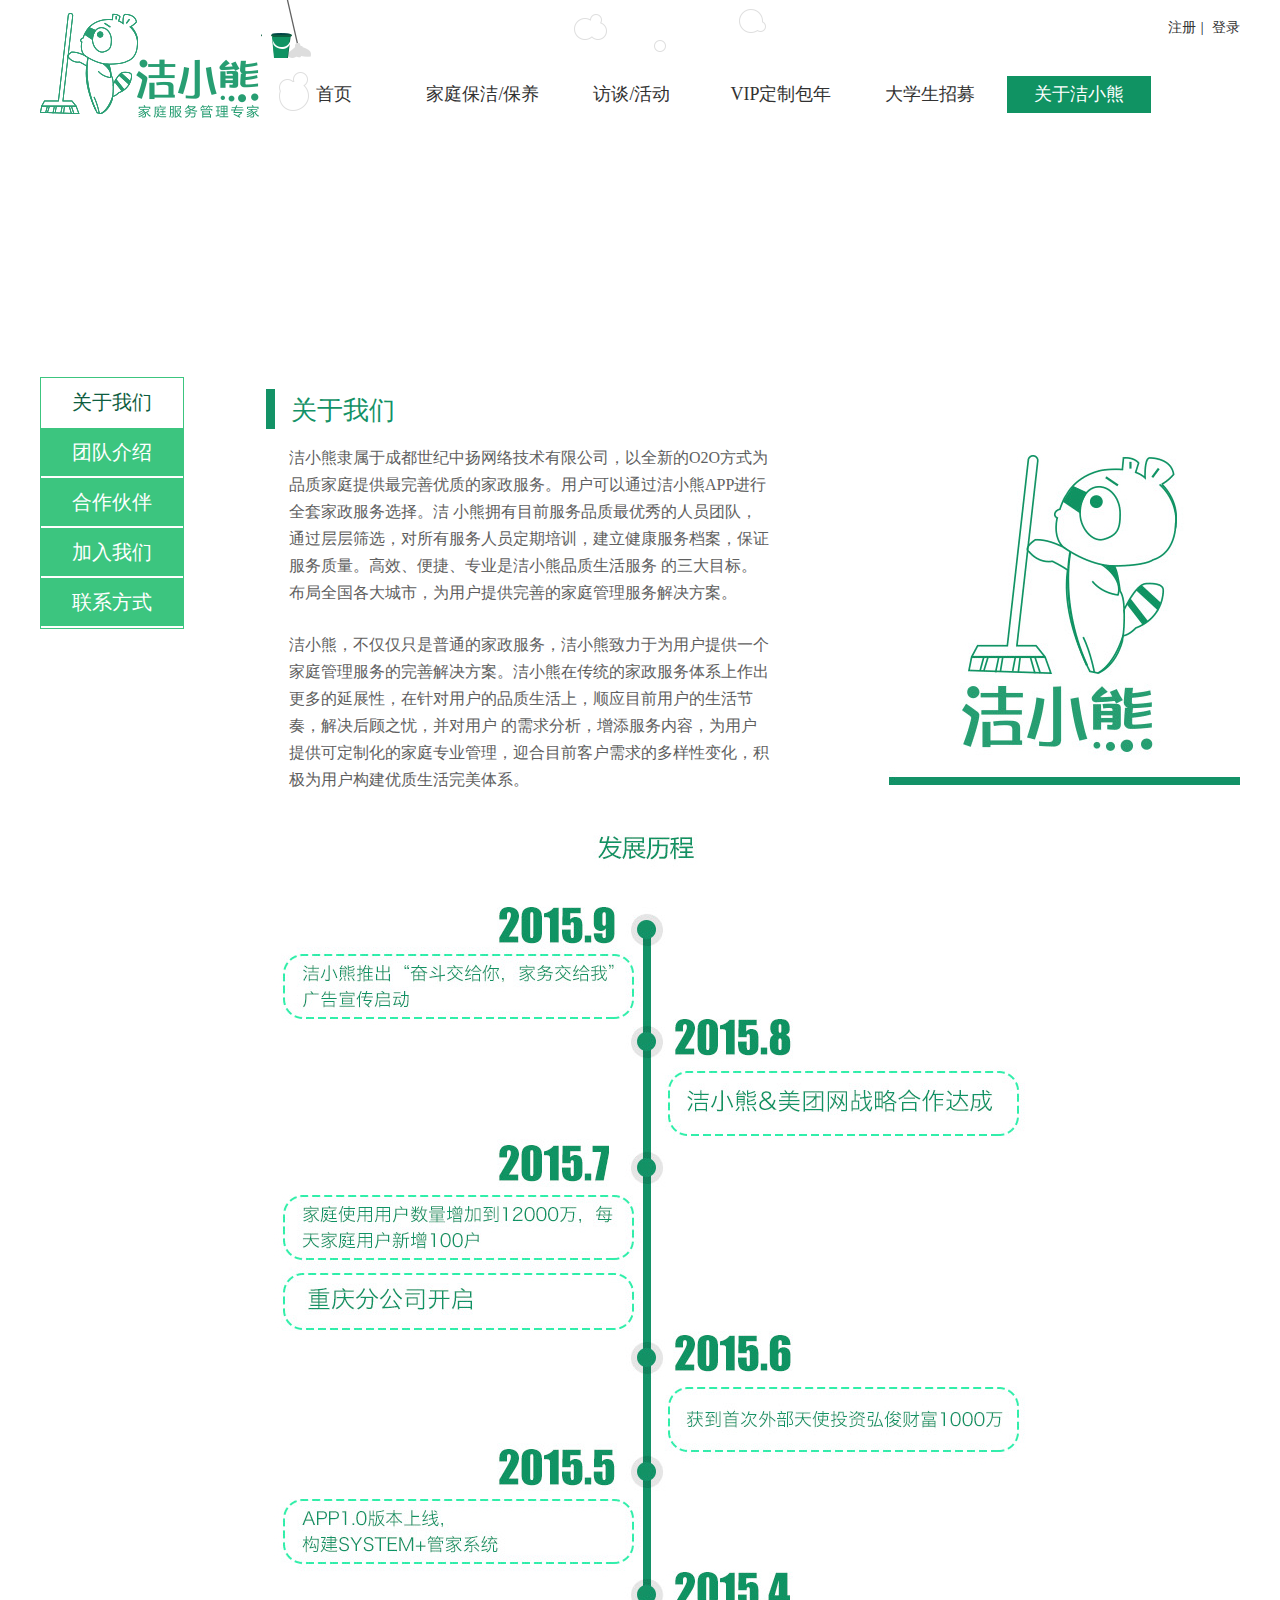
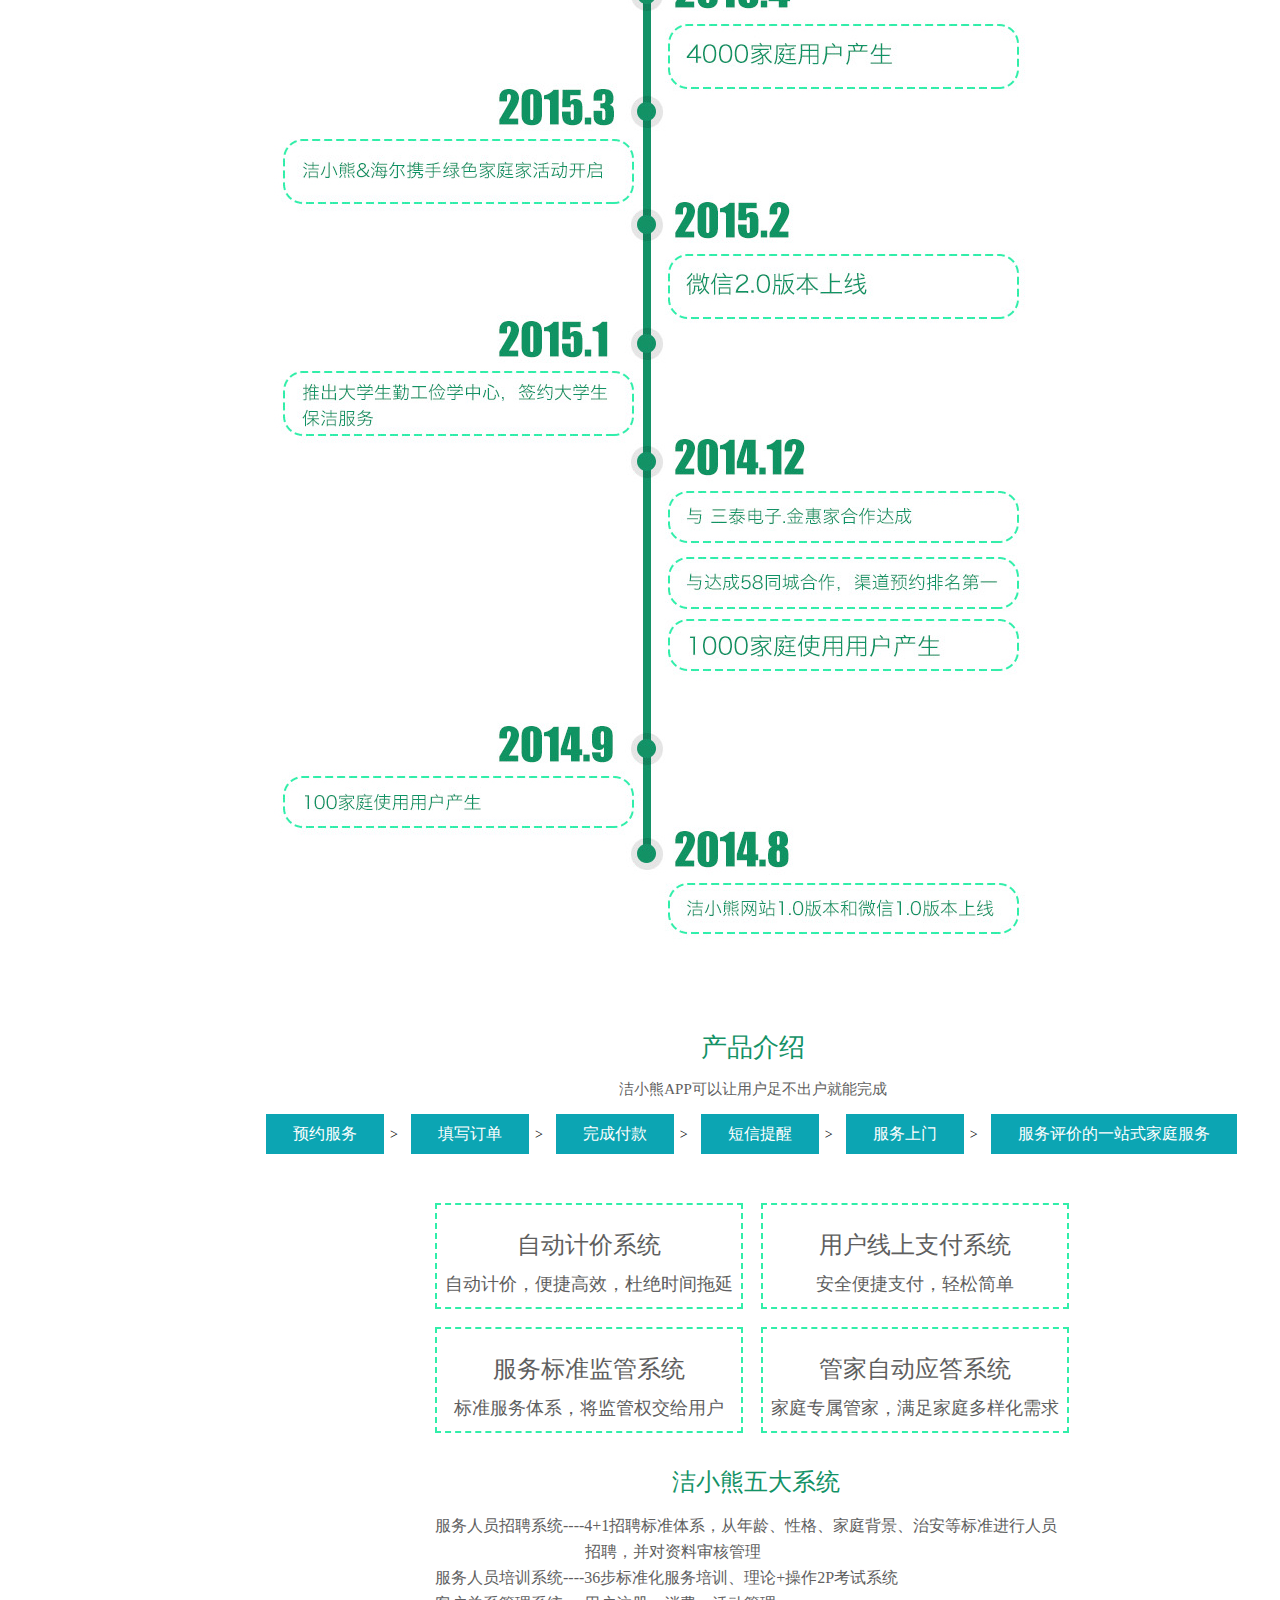
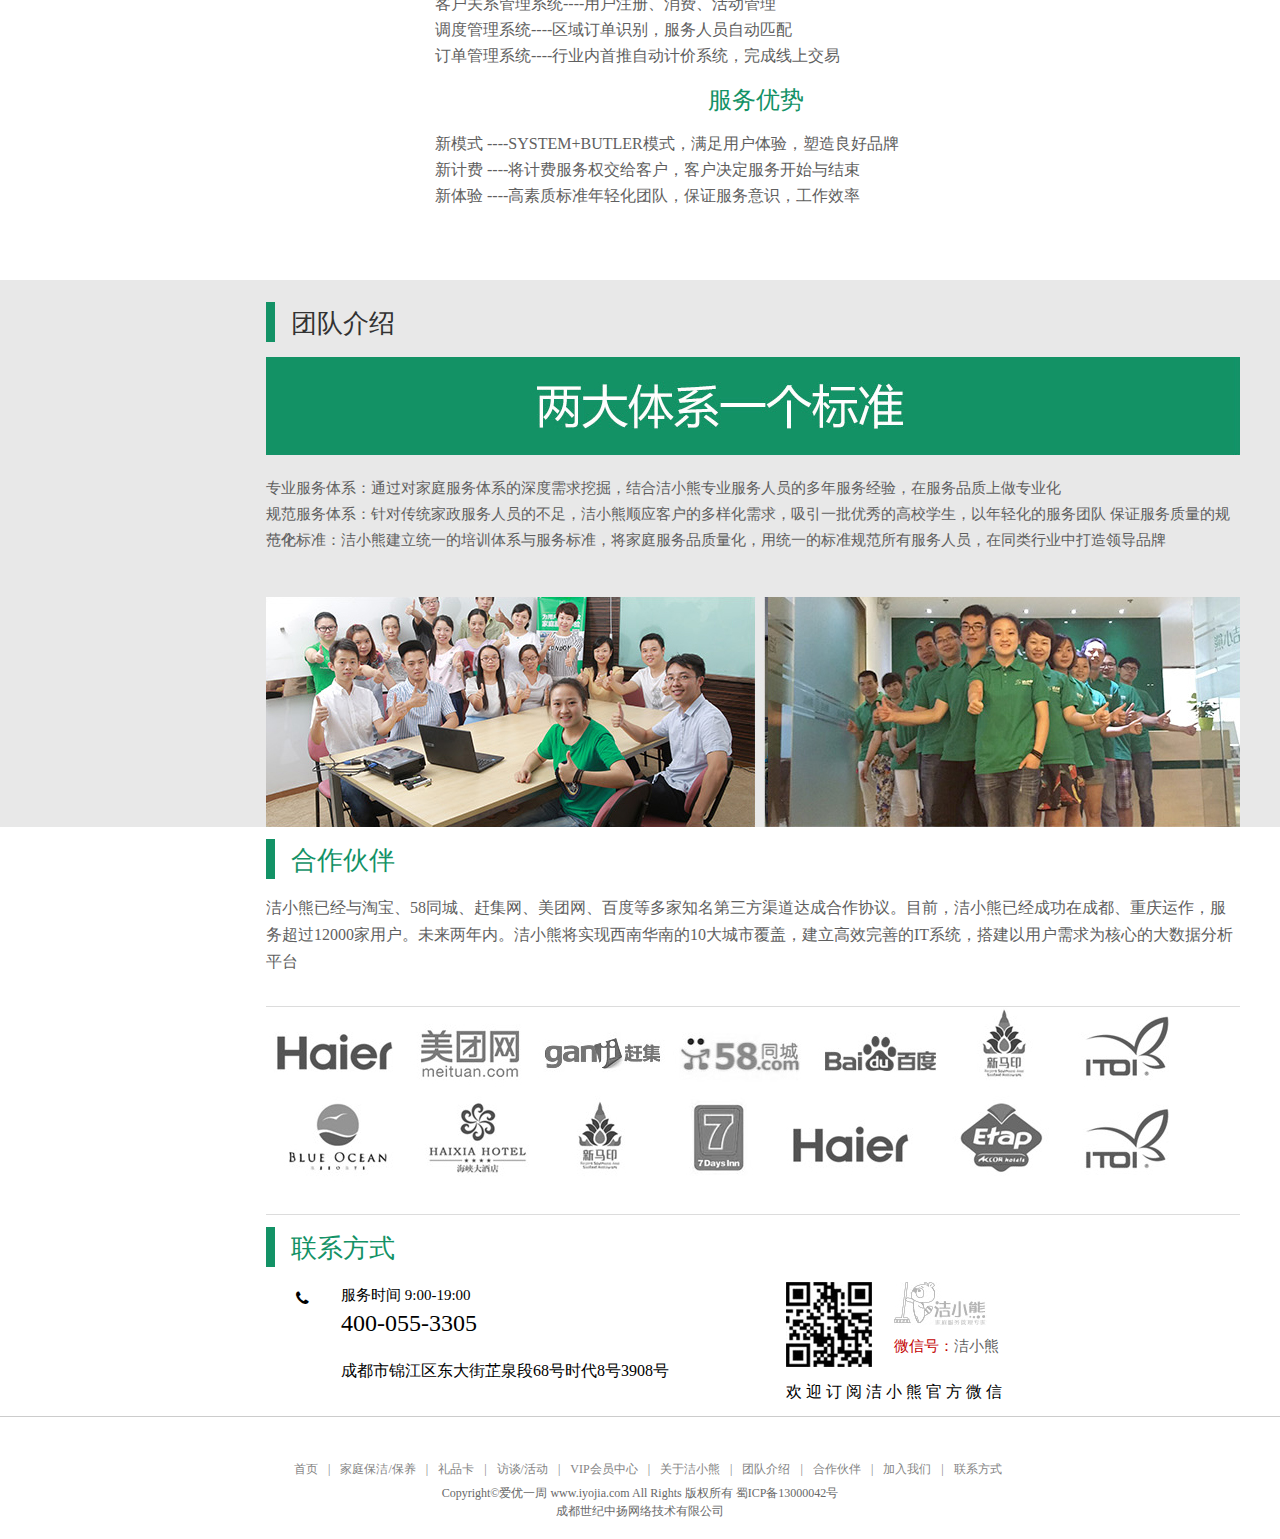
<file: about us.html>
<!doctype html>
<html>
<head>
<meta charset="utf-8">
<title>关于洁小熊</title>
<link href="css/base.css" rel="stylesheet" type="text/css">
<link href="css/about us.css" rel="stylesheet" type="text/css">
<link href="css/font-awesome.min.css" rel="stylesheet" type="text/css">
</head>

<body>
<div class="header">
    <div class="inner">
   	  <div class="logo"><img src="images/logo.png"></div>
        <div class="register"><p><a href="#">注册</a><span>|</span><a href="#"> 登录</a></p>
        </div>
        	<ul>
            	<li><a href="index.html">首页</a></li>
                <li><a href="homecleaning.html">家庭保洁/保养</a></li>
                <li><a href="interview.html">访谈/活动</a></li>
                <li><a href="VIP.html">VIP定制包年</a></li>
                <li><a href="recruitment.html">大学生招募</a></li>
                <li  class="baise"><a href="about us.html">关于洁小熊</a></li>
            </ul>
     </div>
</div>
<div class="aboutus">
 <div class="inner">
	<div class="list">
    	<ul class="listul">
        	<li><a href="#aboutus">关于我们</a></li>
            <li><a href="#team">团队介绍</a></li>
            <li><a href="#pals">合作伙伴</a></li>
            <li><a href="#">加入我们</a></li>
            <li><a href="#contact">联系方式</a></li>
        </ul>
    </div>
    <div class="content">
        <a name="aboutus"></a>
    	<h2>关于我们</h2>
        <p>洁小熊隶属于成都世纪中扬网络技术有限公司，以全新的O2O方式为品质家庭提供最完善优质的家政服务。用户可以通过洁小熊APP进行全套家政服务选择。洁 小熊拥有目前服务品质最优秀的人员团队，通过层层筛选，对所有服务人员定期培训，建立健康服务档案，保证服务质量。高效、便捷、专业是洁小熊品质生活服务 的三大目标。布局全国各大城市，为用户提供完善的家庭管理服务解决方案。
</p>
        <p style="padding-top:25px;">洁小熊，不仅仅只是普通的家政服务，洁小熊致力于为用户提供一个 家庭管理服务的完善解决方案。洁小熊在传统的家政服务体系上作出更多的延展性，在针对用户的品质生活上，顺应目前用户的生活节奏，解决后顾之忧，并对用户 的需求分析，增添服务内容，为用户提供可定制化的家庭专业管理，迎合目前客户需求的多样性变化，积极为用户构建优质生活完美体系。</p>
    </div>
    <div class="bg"></div>
    </div>
</div>
<div class="history"><div class="inner"><span><img src="images/history.jpg"></span></div></div>
<div class="production">
	<div class="inner">
	<div class="production-inner">
    	<div class="font">
    	<h2 class="pro">产品介绍</h2>
        <p>洁小熊APP可以让用户足不出户就能完成</p>
        </div>
        <ul class="productul">
        	<li><a href="#">预约服务</a><i>></i></li>
            <li><a href="#">填写订单</a><i>></i></li>
            <li><a href="#">完成付款</a><i>></i></li>
            <li><a href="#">短信提醒</a><i>></i></li>
            <li><a href="#">服务上门</a><i>></i></li>
            <li><a href="#">服务评价的一站式家庭服务</a></li>
        </ul>
        <div class="system">
        	<ul class="systemul">
            	<li>
                	<h3>自动计价系统</h3>
                	<p>自动计价，便捷高效，杜绝时间拖延</p>
                </li>
                <li>
                	<h3>用户线上支付系统</h3>
                	<p>安全便捷支付，轻松简单</p>
                </li>
                <li>
                	<h3>服务标准监管系统</h3>
                	<p>标准服务体系，将监管权交给用户</p>
                </li>
                <li>
                	<h3>管家自动应答系统</h3>
                	<p>家庭专属管家，满足家庭多样化需求</p>
                </li>
            </ul>
        </div>
        <div class="clear">
    	<div class="fivesystem">
        	<h2>洁小熊五大系统</h2>
            <p>服务人员招聘系统----4+1招聘标准体系，从年龄、性格、家庭背景、治安等标准进行人员<span>招聘，并对资料审核管理</span></p>
            <p>服务人员培训系统----36步标准化服务培训、理论+操作2P考试系统</p>
            <p>客户关系管理系统----用户注册、消费、活动管理</p>
            <p>调度管理系统----区域订单识别，服务人员自动匹配</p>
            <p>订单管理系统----行业内首推自动计价系统，完成线上交易</p>
        </div>
        <div class="fivesystem">
        	<h2>服务优势</h2>
            <p>新模式 ----SYSTEM+BUTLER模式，满足用户体验，塑造良好品牌</p>
            <p>新计费 ----将计费服务权交给客户，客户决定服务开始与结束</p>
            <p>新体验 ----高素质标准年轻化团队，保证服务意识，工作效率 </p>
        </div>
    </div>
</div>
</div>
<div class="team">
<div class="inner">
	<div class="team-inner">
	<h2><a name="team">团队介绍</a></h2>
    <img src="images/twoandone.jpg">
    <p style="padding-top:20px;">专业服务体系：通过对家庭服务体系的深度需求挖掘，结合洁小熊专业服务人员的多年服务经验，在服务品质上做专业化</p>
    <p>规范服务体系：针对传统家政服务人员的不足，洁小熊顺应客户的多样化需求，吸引一批优秀的高校学生，以年轻化的服务团队 保证服务质量的规范化</p>
    <p style="padding-bottom:44px;">一个标准：洁小熊建立统一的培训体系与服务标准，将家庭服务品质量化，用统一的标准规范所有服务人员，在同类行业中打造领导品牌 </p>
    <span class="teampic1"><img src="images/team.jpg"></span>
    </div>
</div>
</div>
<div class="pals">
	<a name="pals"></a>
	<div class="inner">
        <div class="pals-inner">
        <h2>合作伙伴</h2>
        <p>洁小熊已经与淘宝、58同城、赶集网、美团网、百度等多家知名第三方渠道达成合作协议。目前，洁小熊已经成功在成都、重庆运作，服务超过12000家用户。未来两年内。洁小熊将实现西南华南的10大城市覆盖，建立高效完善的IT系统，搭建以用户需求为核心的大数据分析平台</p>
        <span><img src="images/partner.jpg"></span>
        </div>
	</div>
</div>
<div class="contact">
<a name="contact"></a>
	<div class="inner">
    	<div class="contact-inner">
        	<div class="left">
            	<h2>联系方式</h2>
                <dl>
                	<dt><i class="fa fa-phone"></i></dt>
                    <dd><p class="time">服务时间 9:00-19:00</p>
                        <p class="tel">400-055-3305</p>
                        <p class="address">成都市锦江区东大街芷泉段68号时代8号3908号</p></dd>
                </dl>
            </div>
            <div class="right">
            	<div class="wc">
            	<span><img src="images/wechat.jpg"></span>
                <div class="wechat">
                	<p><span>微信号：</span>洁小熊</p>
                </div>
                </div>
                <div class="clear">
                <p class="black">欢迎订阅洁小熊官方微信</p>
                
            </div>
        </div>
    </div>
</div>
<div class="clear"></div>
<div class="footer">
    <div class="inner">
    	<ul>
            	<li><a href="#">首页<span>|</span></a></li>
                <li><a href="#">家庭保洁/保养<span>|</span></a></li>
                <li><a href="#">礼品卡<span>|</span></a></li>
                <li><a href="#">访谈/活动<span>|</span></a></li>
                <li><a href="#">VIP会员中心<span>|</span></a></li>
                <li><a href="#">关于洁小熊<span>|</span></a></li>
                <li><a href="#">团队介绍<span>|</span></a></li>
                <li><a href="#">合作伙伴<span>|</span></a></li>
                <li><a href="#">加入我们<span>|</span></a></li>
                <li><a href="#">联系方式</a></li>
            </ul>
            <p>Copyright&copy;爱优一周 www.iyojia.com All Rights 版权所有 蜀ICP备13000042号<br>      
成都世纪中扬网络技术有限公司</p>
    </div>
</div>

</body>
</html>
</file>
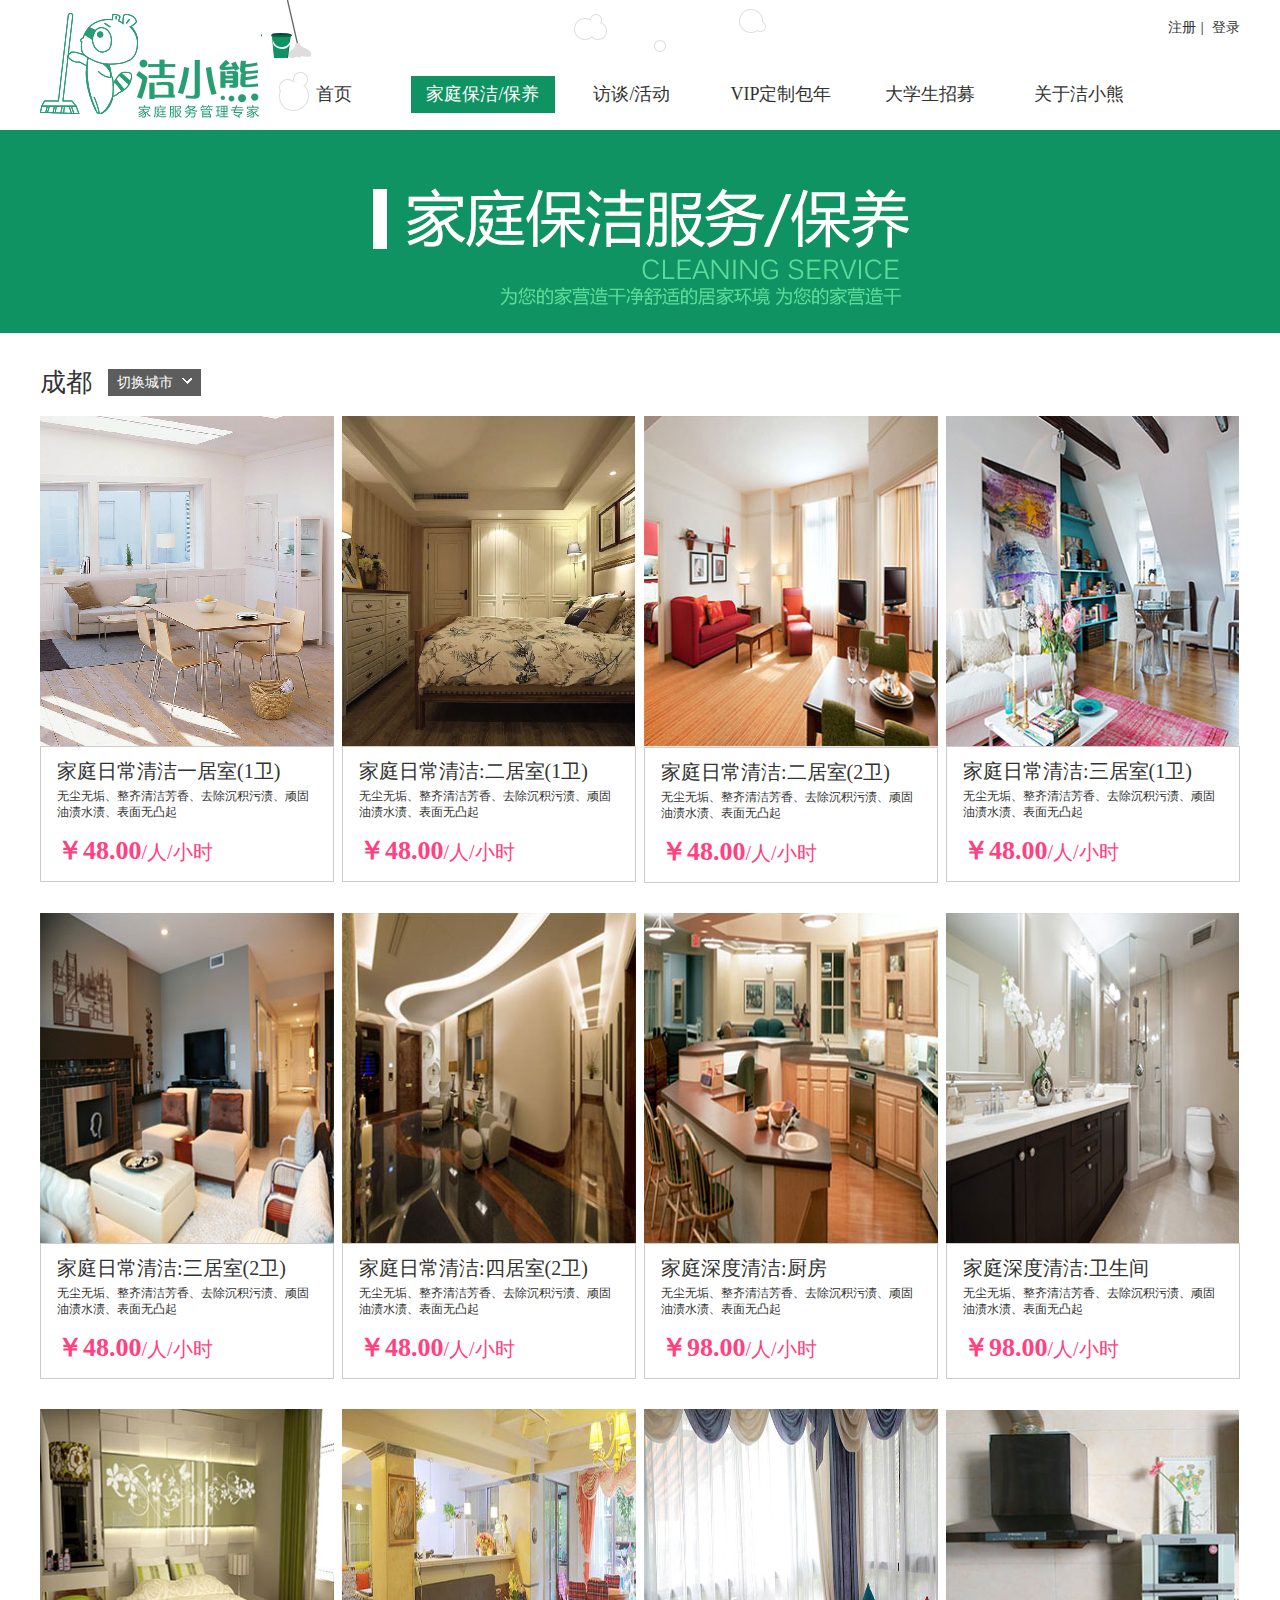
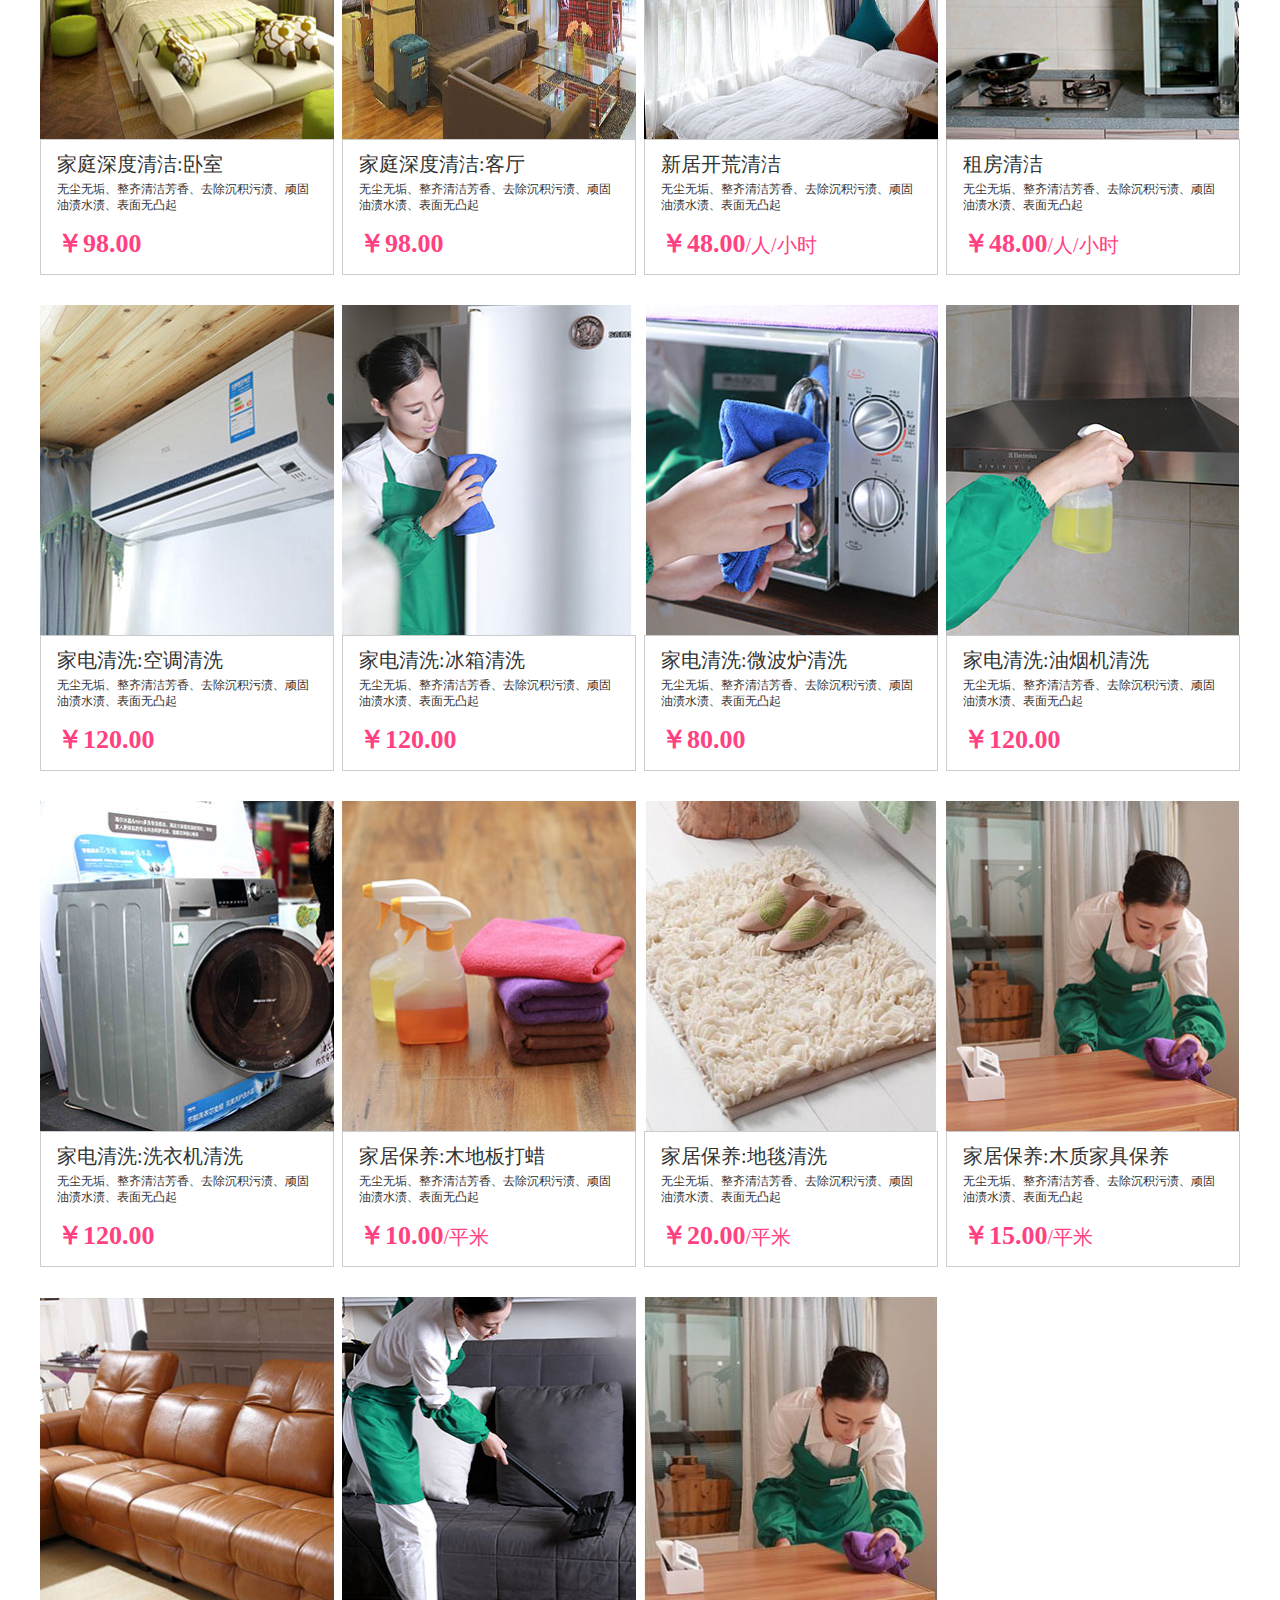
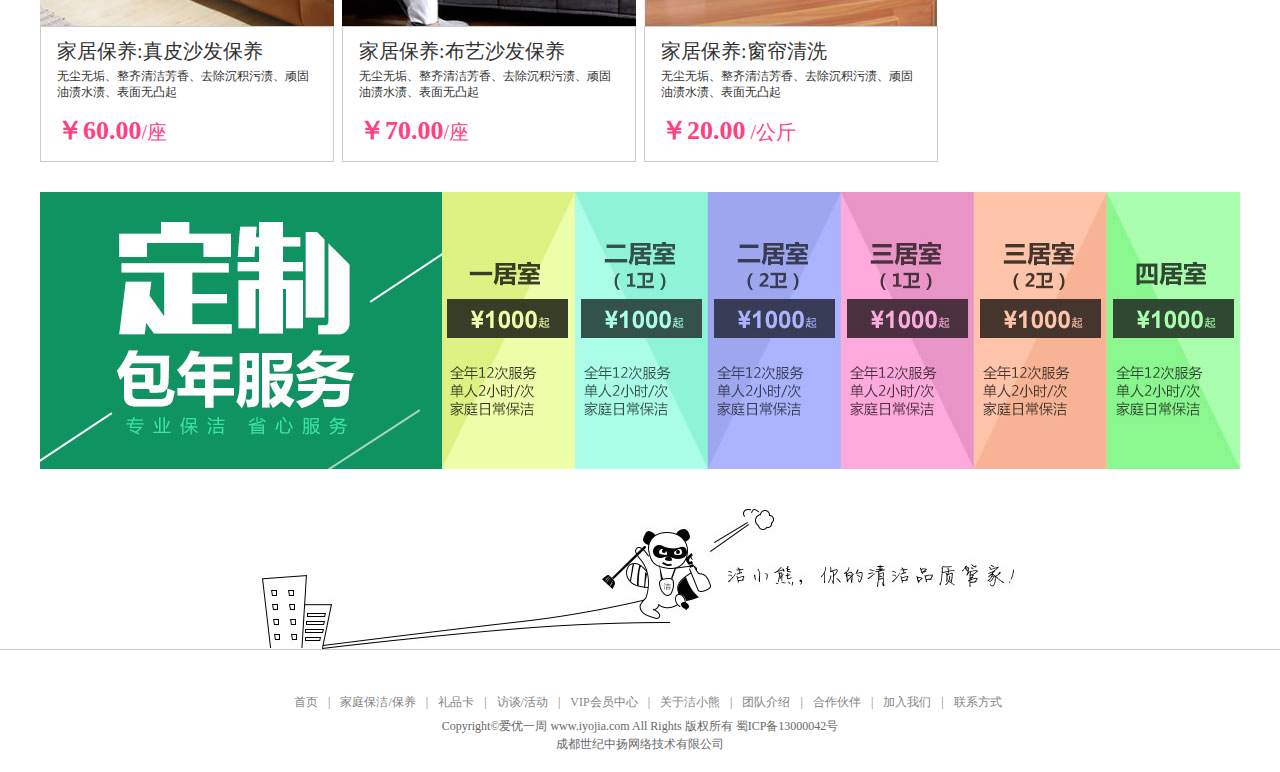
<file: homecleaning.html>
<!doctype html>
<html>
<head>
<meta charset="utf-8">
<title>家庭保洁</title>
<link href="css/base.css" rel="stylesheet" type="text/css">
<link href="css/homecleaning.css" rel="stylesheet" type="text/css">
</head>

<body>
<div class="header">
    <div class="inner">
   	  <div class="logo"><img src="images/logo.png"></div>
        <div class="register"><p><a href="#">注册</a><span>|</span><a href="#"> 登录</a></p>
        </div>
        	<ul>
            	<li><a href="index.html">首页</a></li>
                <li class="baise"><a href="homecleaning.html">家庭保洁/保养</a></li>
                <li><a href="interview.html">访谈/活动</a></li>
                <li><a href="VIP.html">VIP定制包年</a></li>
                <li><a href="recruitment.html">大学生招募</a></li>
                <li><a href="about us.html">关于洁小熊</a></li>
            </ul>
    </div>
</div>
<div class="banner">
   	 <div class="inner">
    <img src="images/bizhd.png">
    </div>
</div>
<div class="main">
	<div class="inner">
       <div class="top">
        <h2>成都</h2>
         <a href="#"><p>切换城市<span><img src="images/sanjiao_03.jpg"></span></p></a>
       </div>
        <ul>
        	<li>
            	
                <a href="#"><img src="images/ulbg_03.jpg"></a>
            	<a href="#"><div class="one">
                <h3>家庭日常清洁一居室(1卫)</h3>
                <p>无尘无垢、整齐清洁芳香、去除沉积污渍、顽固油渍水渍、表面无凸起</p>
				<h4><span>￥48.00</span>/人/小时</h4>
                </div></a>
       </li>
       <li>
            	
                <a href="#"><img src="images/ulbg_05.jpg"></a>
            	<a href="#"><div class="one">
                <h3>家庭日常清洁:二居室(1卫)</h3>
                <p>无尘无垢、整齐清洁芳香、去除沉积污渍、顽固油渍水渍、表面无凸起</p>
				<h4><span>￥48.00</span>/人/小时</h4>
                </div></a>
       </li>
       <li>
            	
                <a href="#"><img src="images/sectionbgbg_03.jpg"></a>
            	<a href="#"><div class="one">
                <h3>家庭日常清洁:二居室(2卫)</h3>
                <p>无尘无垢、整齐清洁芳香、去除沉积污渍、顽固油渍水渍、表面无凸起</p>
				<h4><span>￥48.00</span>/人/小时</h4>
                </div></a>
       </li>
       <li class="meiyoumargin">
            	
                <a href="#"><img src="images/sectionbgbg_05.jpg"></a>
            	<a href="#"><div class="one">
                <h3>家庭日常清洁:三居室(1卫)</h3>
                <p>无尘无垢、整齐清洁芳香、去除沉积污渍、顽固油渍水渍、表面无凸起</p>
				<h4><span>￥48.00</span>/人/小时</h4>
                </div></a>
       </li>
       <li>
            	
                <a href="#"><img src="images/sectionbgbg_10.jpg"></a>
            	<a href="#"><div class="one">
                <h3>家庭日常清洁:三居室(2卫)</h3>
                <p>无尘无垢、整齐清洁芳香、去除沉积污渍、顽固油渍水渍、表面无凸起</p>
				<h4><span>￥48.00</span>/人/小时</h4>
                </div></a>
       </li>
       <li>
            	
                <a href="#"><img src="images/sectionbgbg_12.jpg"></a>
            	<a href="#"><div class="one">
                <h3>家庭日常清洁:四居室(2卫)</h3>
                <p>无尘无垢、整齐清洁芳香、去除沉积污渍、顽固油渍水渍、表面无凸起</p>
				<h4><span>￥48.00</span>/人/小时</h4>
                </div></a>
       </li>
       <li>
            	
                <a href="#"><img src="images/sectionbgbg_14.jpg"></a>
            	<a href="#"><div class="one">
                <h3>家庭深度清洁:厨房</h3>
                <p>无尘无垢、整齐清洁芳香、去除沉积污渍、顽固油渍水渍、表面无凸起</p>
				<h4><span>￥98.00</span>/人/小时</h4>
                </div></a>
       </li>
       <li class="meiyoumargin">
            	
                <a href="#"><img src="images/sectionbgbg_15.jpg"></a>
            	<a href="#"><div class="one">
                <h3>家庭深度清洁:卫生间</h3>
                <p>无尘无垢、整齐清洁芳香、去除沉积污渍、顽固油渍水渍、表面无凸起</p>
				<h4><span>￥98.00</span>/人/小时</h4>
                </div></a>
       </li>
       <li>
            	
                <a href="#"><img src="images/sectionbgbg_20.jpg"></a>
            	<a href="#"><div class="one">
                <h3>家庭深度清洁:卧室</h3>
                <p>无尘无垢、整齐清洁芳香、去除沉积污渍、顽固油渍水渍、表面无凸起</p>
				<h4><span>￥98.00</span></h4>
                </div></a>
       </li>
       <li>
            	
                <a href="#"><img src="images/sectionbgbg_21.jpg"></a>
            	<a href="#"><div class="one">
                <h3>家庭深度清洁:客厅</h3>
                <p>无尘无垢、整齐清洁芳香、去除沉积污渍、顽固油渍水渍、表面无凸起</p>
				<h4><span>￥98.00</span></h4>
                </div></a>
       </li>
       <li>
            	
                <a href="#"><img src="images/sectionbgbg_22.jpg"></a>
            	<a href="#"><div class="one">
                <h3>新居开荒清洁</h3>
                <p>无尘无垢、整齐清洁芳香、去除沉积污渍、顽固油渍水渍、表面无凸起</p>
				<h4><span>￥48.00</span>/人/小时</h4>
                </div></a>
       </li>
       <li class="meiyoumargin"><a href="#"><img src="images/sectionbgbg_23.jpg"></a>
       			<a href="#"><div class="one">
                <h3>租房清洁</h3>
                <p>无尘无垢、整齐清洁芳香、去除沉积污渍、顽固油渍水渍、表面无凸起</p>
				<h4><span>￥48.00</span>/人/小时</h4>
                </div></a>
       </li>
       <li>
            	
                <a href="#"><span class="meiyoumargin"></span><img src="images/sectionbgbg_28.jpg"></a>
            	<a href="#"><div class="one">
                <h3>家电清洗:空调清洗</h3>
                <p>无尘无垢、整齐清洁芳香、去除沉积污渍、顽固油渍水渍、表面无凸起</p>
				<h4><span>￥120.00</span></h4>
                </div></a>
       </li>
       <li>
            	
                <a href="#"><img src="images/sectionbgbg_29.jpg"></a>
            	<a href="#"><div class="one">
                <h3>家电清洗:冰箱清洗</h3>
                <p>无尘无垢、整齐清洁芳香、去除沉积污渍、顽固油渍水渍、表面无凸起</p>
				<h4><span>￥120.00</span></h4>
                </div></a>
       </li>
       <li>
            	
                <a href="#"><img src="images/sectionbgbg_30.jpg"></a>
            	<a href="#"><div class="one">
                <h3>家电清洗:微波炉清洗</h3>
                <p>无尘无垢、整齐清洁芳香、去除沉积污渍、顽固油渍水渍、表面无凸起</p>
				<h4><span>￥80.00</span></h4>
                </div></a>
       </li>
       <li class="meiyoumargin">
            	
                <a href="#"><img src="images/sectionbgbg_31.jpg"></a>
            	<a href="#"><div class="one">
                <h3>家电清洗:油烟机清洗</h3>
                <p>无尘无垢、整齐清洁芳香、去除沉积污渍、顽固油渍水渍、表面无凸起</p>
				<h4><span>￥120.00</span></h4>
                </div></a>
       </li>
       <li>
            	
                <a href="#"><img src="images/sectionbgbg_36.jpg"></a>
            	<a href="#"><div class="one">
                <h3>家电清洗:洗衣机清洗</h3>
                <p>无尘无垢、整齐清洁芳香、去除沉积污渍、顽固油渍水渍、表面无凸起</p>
				<h4><span>￥120.00</span></h4>
                </div></a>
       </li>
       <li>
            	
                <a href="#"><img src="images/sectionbgbg_37.jpg"></a>
            	<a href="#"><div class="one">
                <h3>家居保养:木地板打蜡</h3>
                <p>无尘无垢、整齐清洁芳香、去除沉积污渍、顽固油渍水渍、表面无凸起</p>
				<h4><span>￥10.00</span>/平米</h4>
                </div></a>
       </li>
       <li>
            	
                <a href="#"><img src="images/sectionbgbg_38.jpg"></a>
            	<a href="#"><div class="one">
                <h3>家居保养:地毯清洗</h3>
                <p>无尘无垢、整齐清洁芳香、去除沉积污渍、顽固油渍水渍、表面无凸起</p>
				<h4><span>￥20.00</span>/平米</h4>
                </div></a>
       </li>
       <li class="meiyoumargin">
            	
                <a href="#"><img src="images/sectionbgbg_39.jpg"></a>
            	<a href="#"><div class="one">
                <h3>家居保养:木质家具保养</h3>
                <p>无尘无垢、整齐清洁芳香、去除沉积污渍、顽固油渍水渍、表面无凸起</p>
				<h4><span>￥15.00</span>/平米</h4>
                </div></a>
       </li>
       <li>
            	
                <a href="#"><img src="images/shaf_44.jpg"></a>
            	<a href="#"><div class="one">
                <h3>家居保养:真皮沙发保养</h3>
                <p>无尘无垢、整齐清洁芳香、去除沉积污渍、顽固油渍水渍、表面无凸起</p>
				<h4><span>￥60.00</span>/座</h4>
                </div></a> 
       </li>
       <li>
            	
                <a href="#"><img src="images/sectionbgbg_45.jpg"></a>
            	<a href="#"><div class="one">
                <h3>家居保养:布艺沙发保养</h3>
                <p>无尘无垢、整齐清洁芳香、去除沉积污渍、顽固油渍水渍、表面无凸起</p>
				<h4><span>￥70.00</span>/座</h4>
                </div></a>
       </li>
       <li>
            	
                <a href="#"><img src="images/sectionbgbg_46.jpg"></a>
            	<a href="#"><div class="one">
                <h3>家居保养:窗帘清洗</h3>
                <p>无尘无垢、整齐清洁芳香、去除沉积污渍、顽固油渍水渍、表面无凸起</p>
				<h4><span>￥20.00</span> /公斤</h4>
                </div></a>
       </li>
            
      </ul>
<div class="clearfix"></div>
       <div class="bot">
           <div class="bot1"></div>
           <div class="bot2"></div>
       </div>
    </div>       
</div>
<div class="footer">
    <div class="inner">
    	<ul>
            	<li><a href="#">首页<span>|</span></a></li>
                <li><a href="#">家庭保洁/保养<span>|</span></a></li>
                <li><a href="#">礼品卡<span>|</span></a></li>
                <li><a href="#">访谈/活动<span>|</span></a></li>
                <li><a href="#">VIP会员中心<span>|</span></a></li>
                <li><a href="#">关于洁小熊<span>|</span></a></li>
                <li><a href="#">团队介绍<span>|</span></a></li>
                <li><a href="#">合作伙伴<span>|</span></a></li>
                <li><a href="#">加入我们<span>|</span></a></li>
                <li><a href="#">联系方式</a></li>
            </ul>
            <p>Copyright&copy;爱优一周 www.iyojia.com All Rights 版权所有 蜀ICP备13000042号<br>      
成都世纪中扬网络技术有限公司</p>
    </div>
</div>
</body>
</html>
</file>
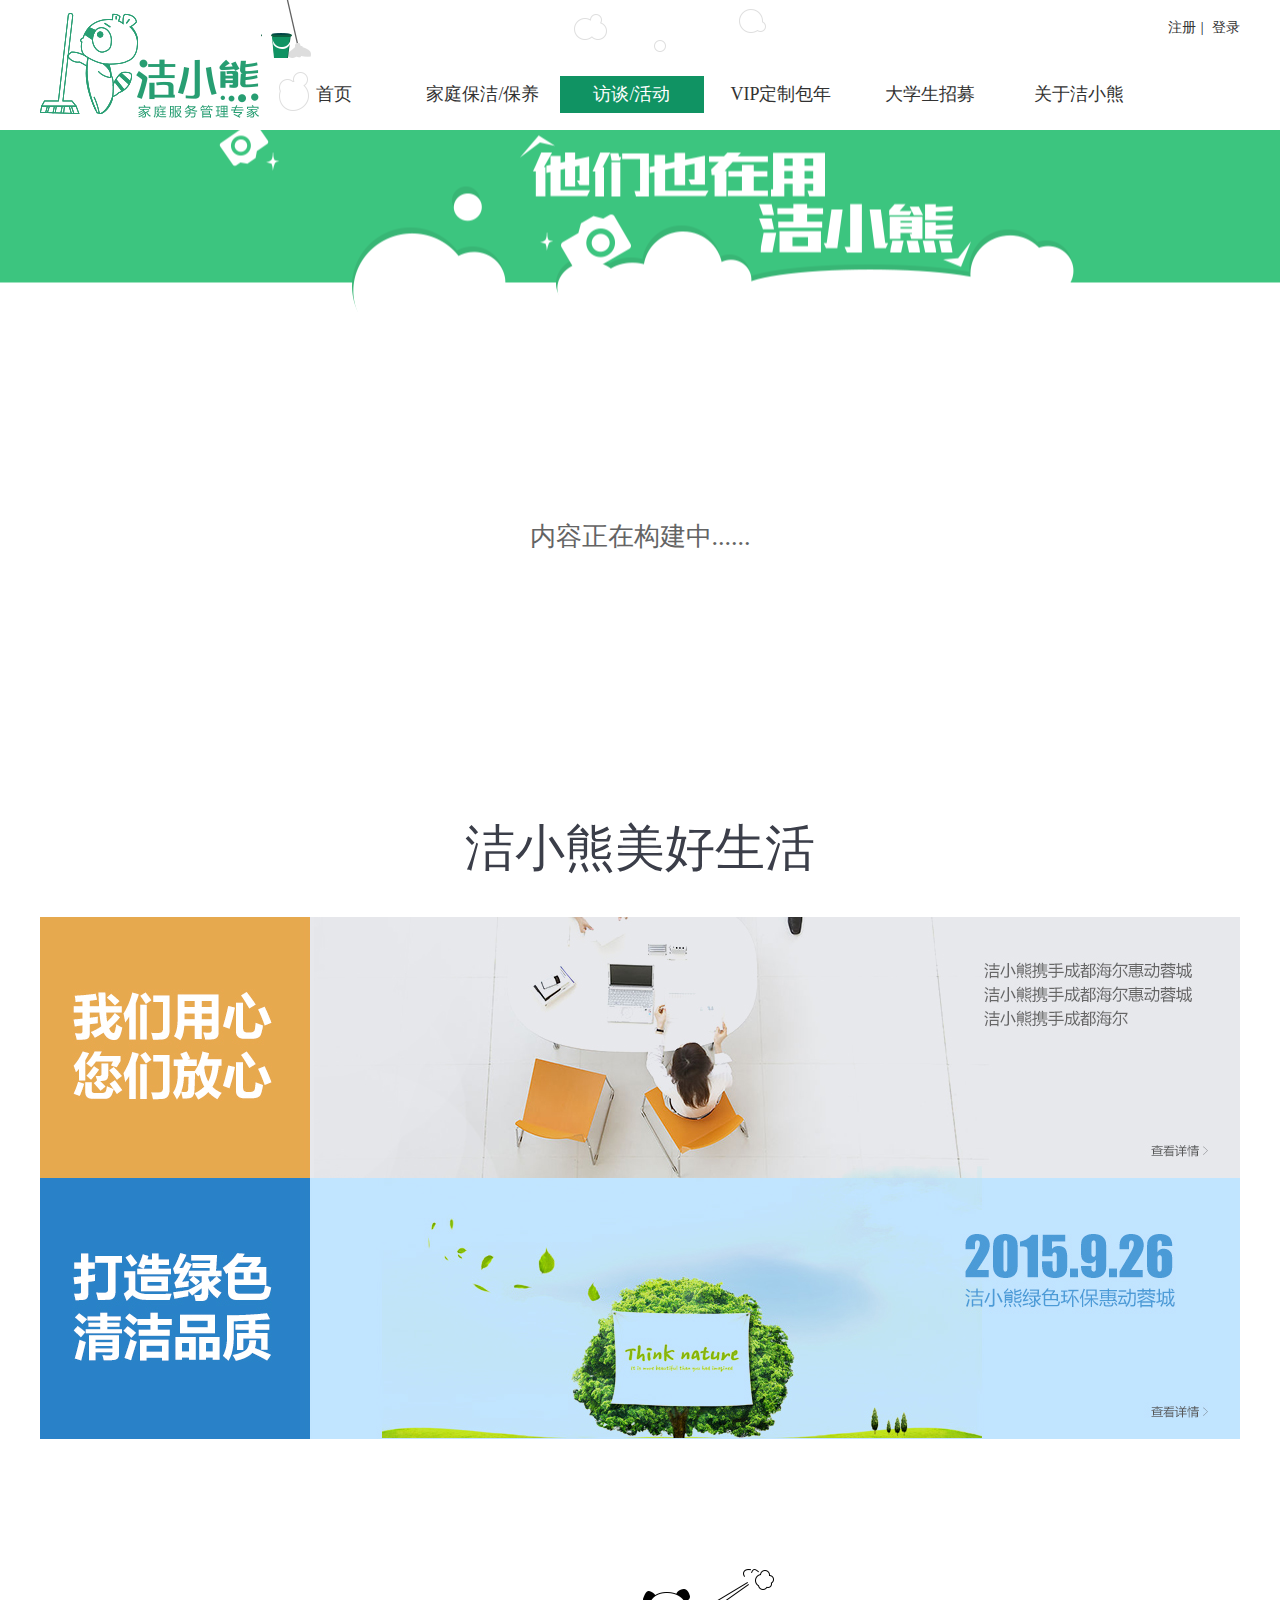
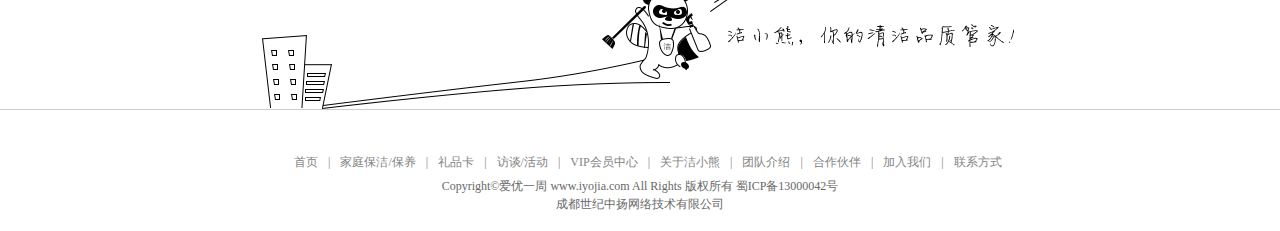
<file: interview.html>
<!doctype html>
<html>
<head>
<meta charset="utf-8">
<title>访谈活动</title>
<link href="css/base.css" rel="stylesheet" type="text/css">
<link href="css/interviewactives.css" rel="stylesheet" type="text/css">
</head>

<body>
<div class="header">
    <div class="inner">
   	  <div class="logo"><img src="images/logo.png"></div>
        <div class="register"><p><a href="#">注册</a><span>|</span> <a href="#">登录</a></p>
        </div>
        	<ul>
            	<li><a href="index.html">首页</a></li>
                <li><a href="homecleaning.html">家庭保洁/保养</a></li>
                <li class="baise"><a href="interview.html">访谈/活动</a></li>
                <li><a href="VIP.html">VIP定制包年</a></li>
                <li><a href="recruitment.html">大学生招募</a></li>
                <li><a href="about us.html">关于洁小熊</a></li>
            </ul>
       </div>
</div>
<div class="banner"></div>
<div class="main">
    <div class="inner">
        <div class="top">
            <h1>内容正在构建中......</h1>
         </div>
         <div class="bot">
            <h2>洁小熊美好生活</h2>
            <div class="bot-pic">
            <a href="#"><img src="images/botpc1.jpg"></a>
            <a href="#"><img src="images/botpic2.jpg"></a>
            </div>
    </div>
</div>
<div class="footer">
    	<div class="footer-top"></div>
    <div class="inner">
        <div class="footer-bot">
    	<ul>
            	<li><a href="#">首页<span>|</span></a></li>
                <li><a href="#">家庭保洁/保养<span>|</span></a></li>
                <li><a href="#">礼品卡<span>|</span></a></li>
                <li><a href="#">访谈/活动<span>|</span></a></li>
                <li><a href="#">VIP会员中心<span>|</span></a></li>
                <li><a href="#">关于洁小熊<span>|</span></a></li>
                <li><a href="#">团队介绍<span>|</span></a></li>
                <li><a href="#">合作伙伴<span>|</span></a></li>
                <li><a href="#">加入我们<span>|</span></a></li>
                <li><a href="#">联系方式</a></li>
            </ul>
            <p>Copyright&copy;爱优一周 www.iyojia.com All Rights 版权所有 蜀ICP备13000042号<br>      
成都世纪中扬网络技术有限公司</p>
      </div>
    </div>
</div>


</body>
</html>
</file>
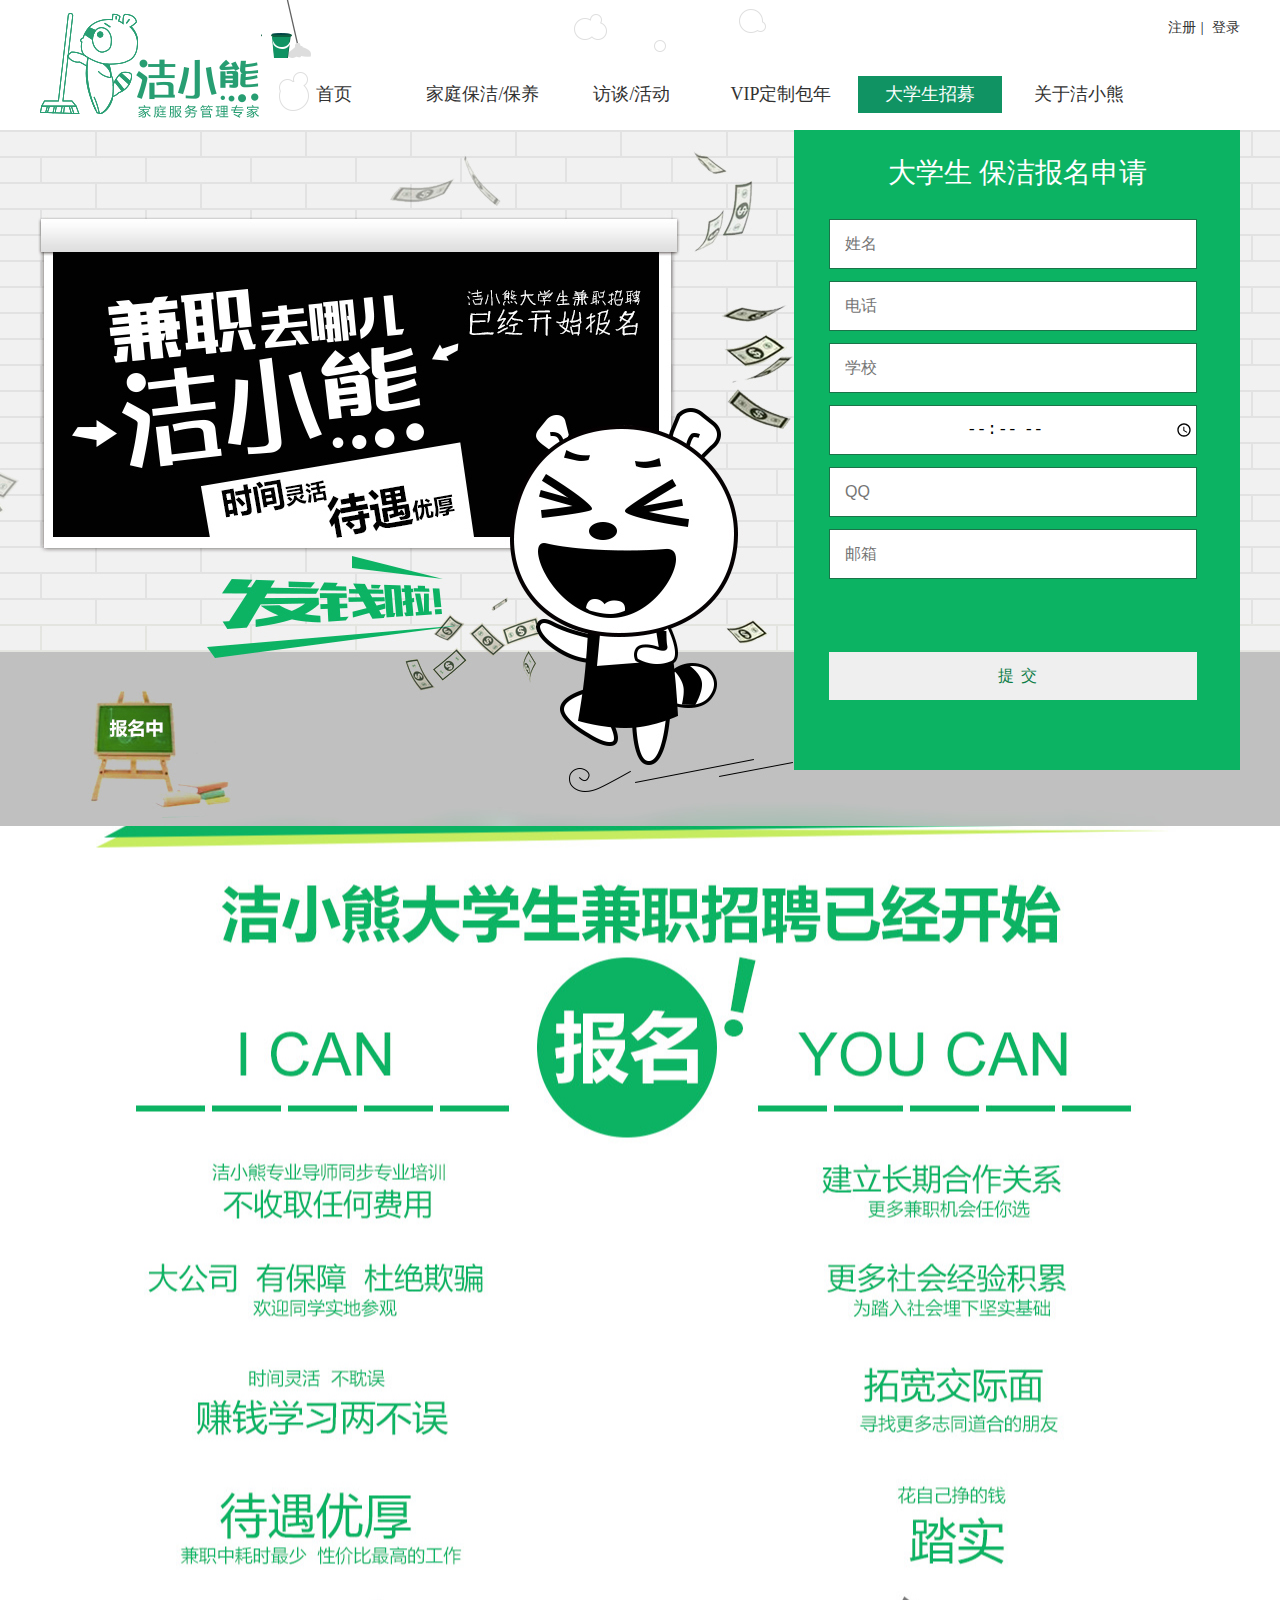
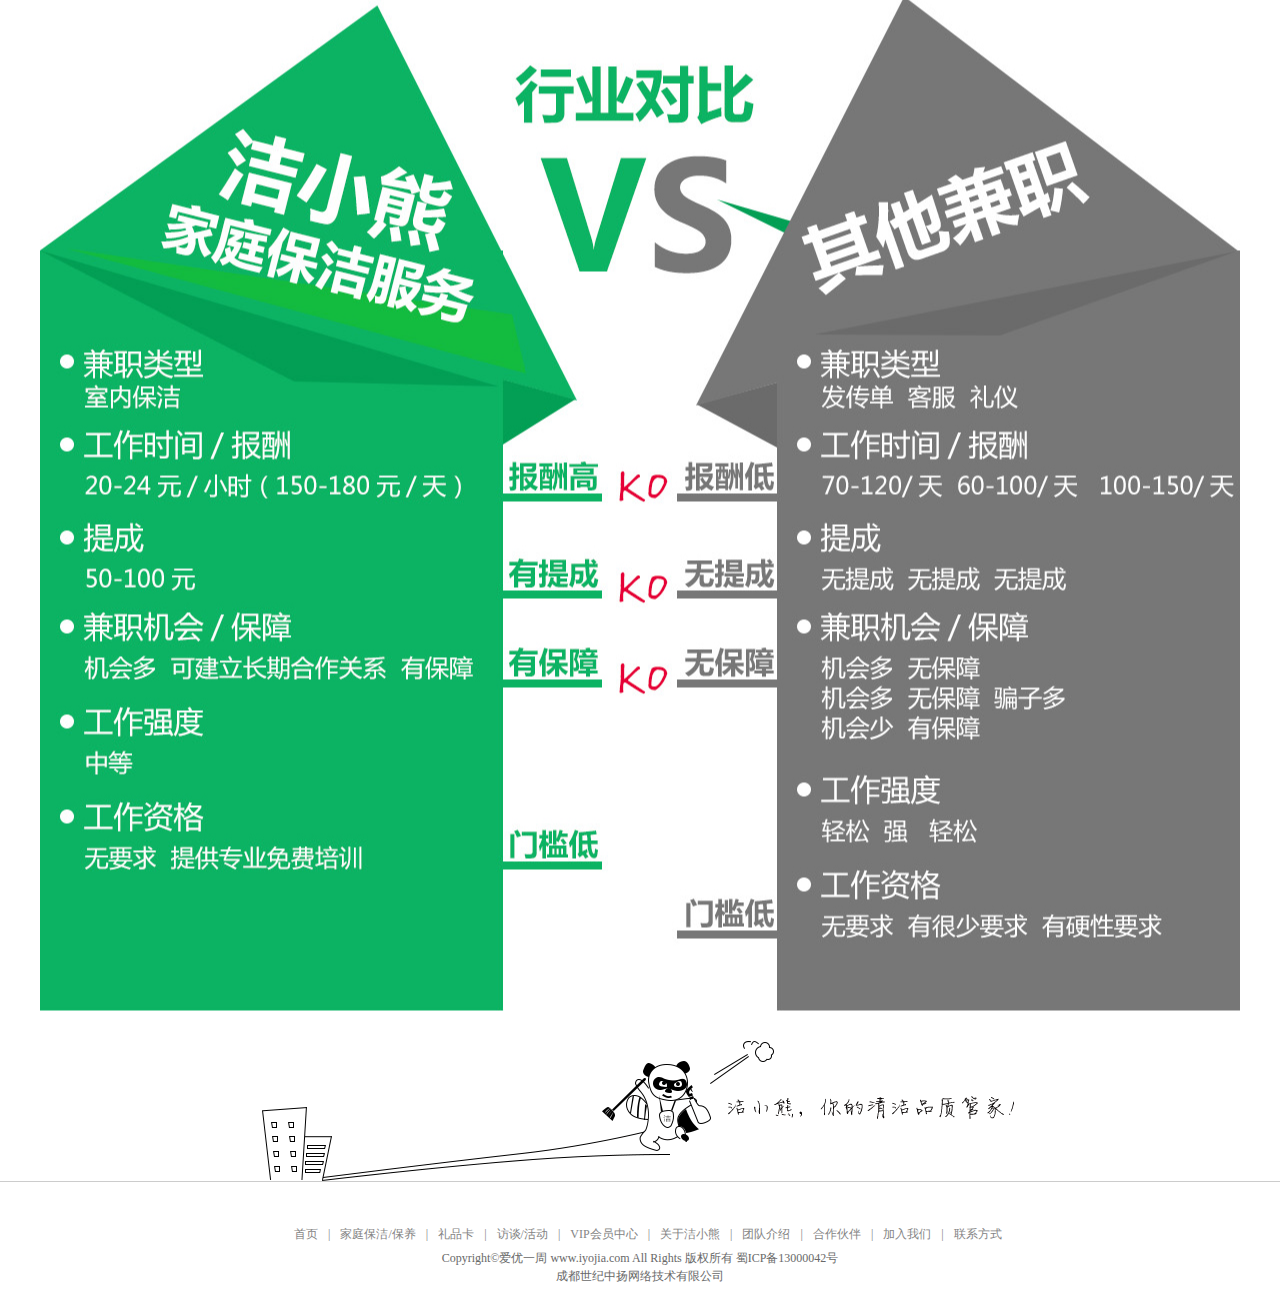
<file: recruitment.html>
<!doctype html>
<html>
<head>
<meta charset="utf-8">
<title>大学生招募</title>
<link href="css/base.css" rel="stylesheet" type="text/css">
<link href="css/recruitment.css" rel="stylesheet" type="text/css">
</head>

<body>
<div class="header">
    <div class="inner">
   	  <div class="logo"><img src="images/logo.png"></div>
        <div class="register"><p><a href="#">注册</a><span>|</span><a href="#"> 登录</a></p>
        </div>
        	<ul>
            	<li><a href="index.html">首页</a></li>
                <li><a href="homecleaning.html">家庭保洁/保养</a></li>
                <li><a href="interview.html">访谈/活动</a></li>
                <li><a href="VIP.html">VIP定制包年</a></li>
                <li  class="baise"><a href="recruitment.html">大学生招募</a></li>
                <li><a href="about us.html">关于洁小熊</a></li>
            </ul>
     </div>
</div>
<div class="banner">
	<div class="inner">
	<form>
    	<p>大学生 保洁报名申请</p>
    	<input type"text" class="name" placeholder="姓名">
        <input type="text" class="tel" placeholder="电话">
        <input type="text" class="school" placeholder="学校">
        <input type="time" class="time" placeholder="--选择可兼职时间--">
        <input type="text" class="QQ" placeholder="QQ">
        <input type="email" class="email" placeholder="邮箱"> 
        <input type="submit" class="submit" value="提交">   
    </form>
    </div>
</div>
<div class="main"></div>
<div class="footer">
   <div class="footer-top"></div>
    <div class="inner">
        <div class="footer-bot">
    	<ul>
            	<li><a href="#">首页<span>|</span></a></li>
                <li><a href="#">家庭保洁/保养<span>|</span></a></li>
                <li><a href="#">礼品卡<span>|</span></a></li>
                <li><a href="#">访谈/活动<span>|</span></a></li>
                <li><a href="#">VIP会员中心<span>|</span></a></li>
                <li><a href="#">关于洁小熊<span>|</span></a></li>
                <li><a href="#">团队介绍<span>|</span></a></li>
                <li><a href="#">合作伙伴<span>|</span></a></li>
                <li><a href="#">加入我们<span>|</span></a></li>
                <li><a href="#">联系方式</a></li>
            </ul>
            <p>Copyright&copy;爱优一周 www.iyojia.com All Rights 版权所有 蜀ICP备13000042号<br>      
成都世纪中扬网络技术有限公司</p>
      </div>
    </div>
</div>



</body>
</html>
</file>
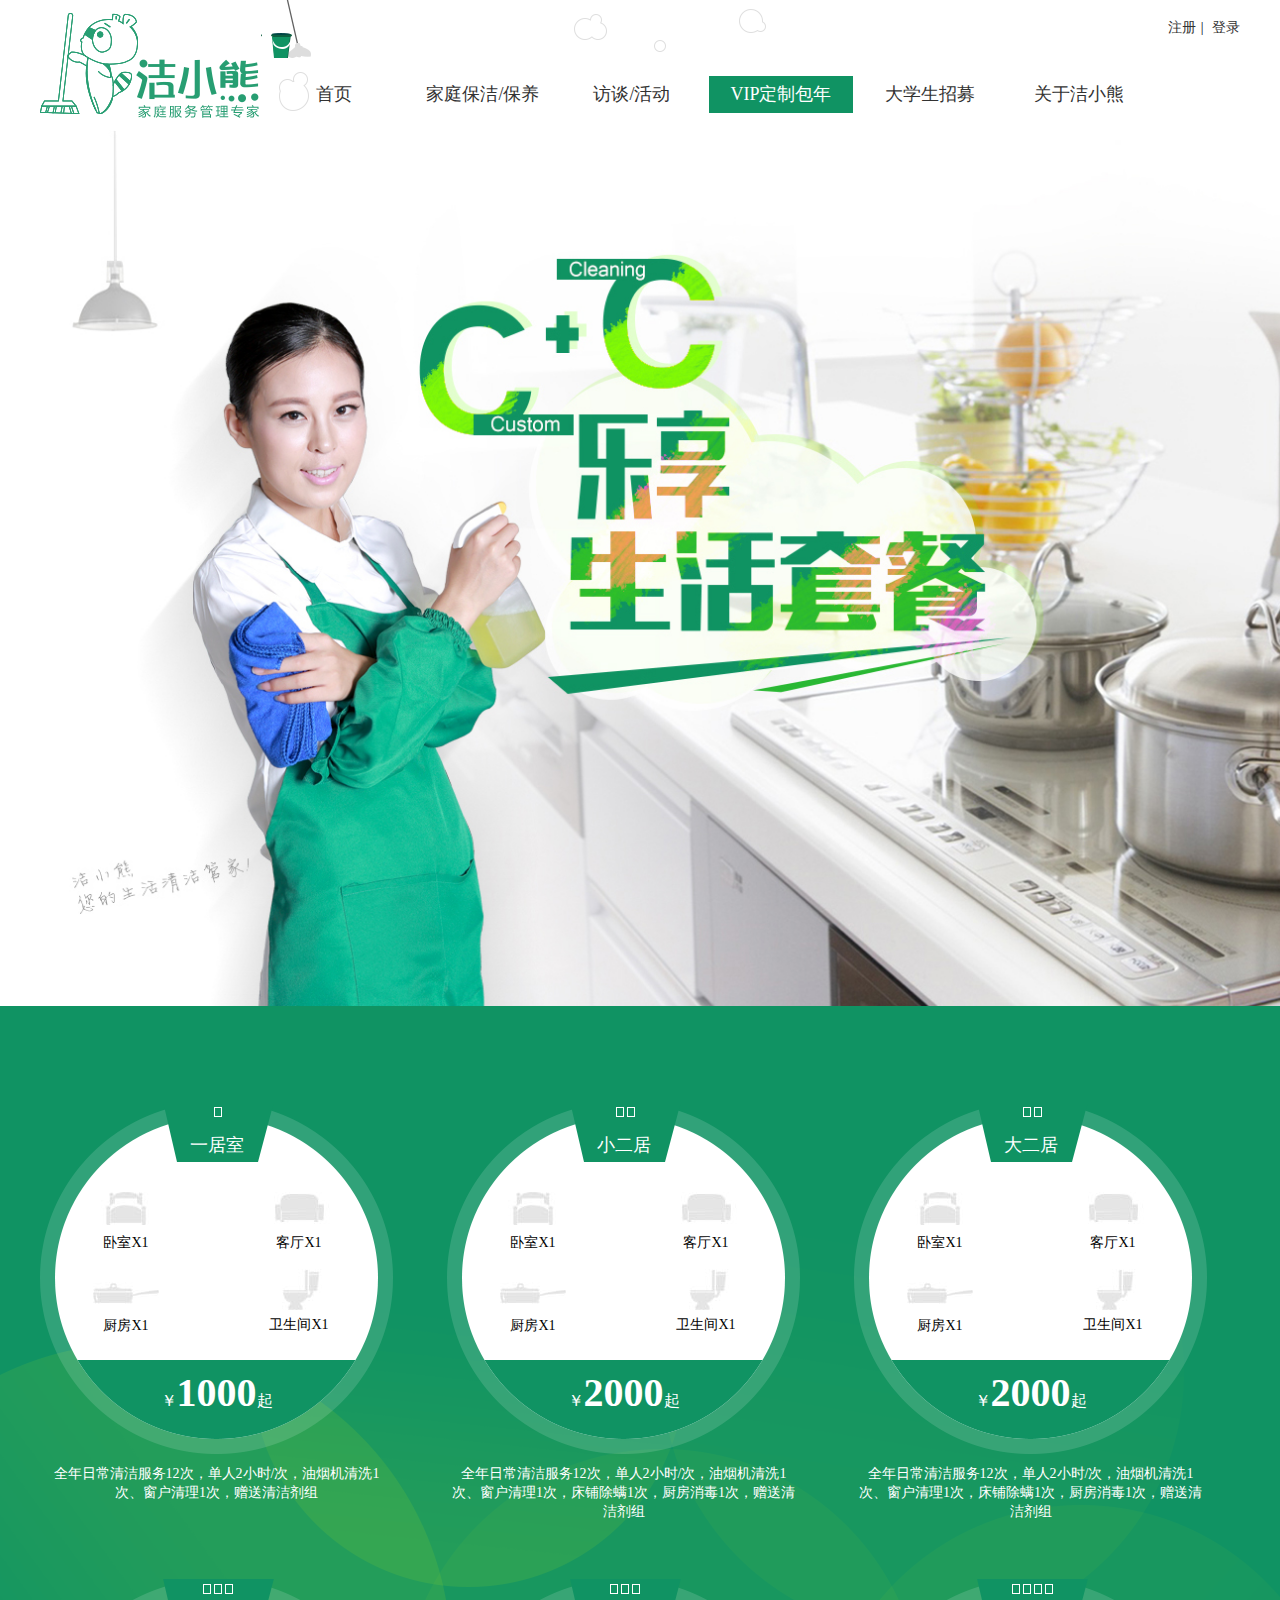
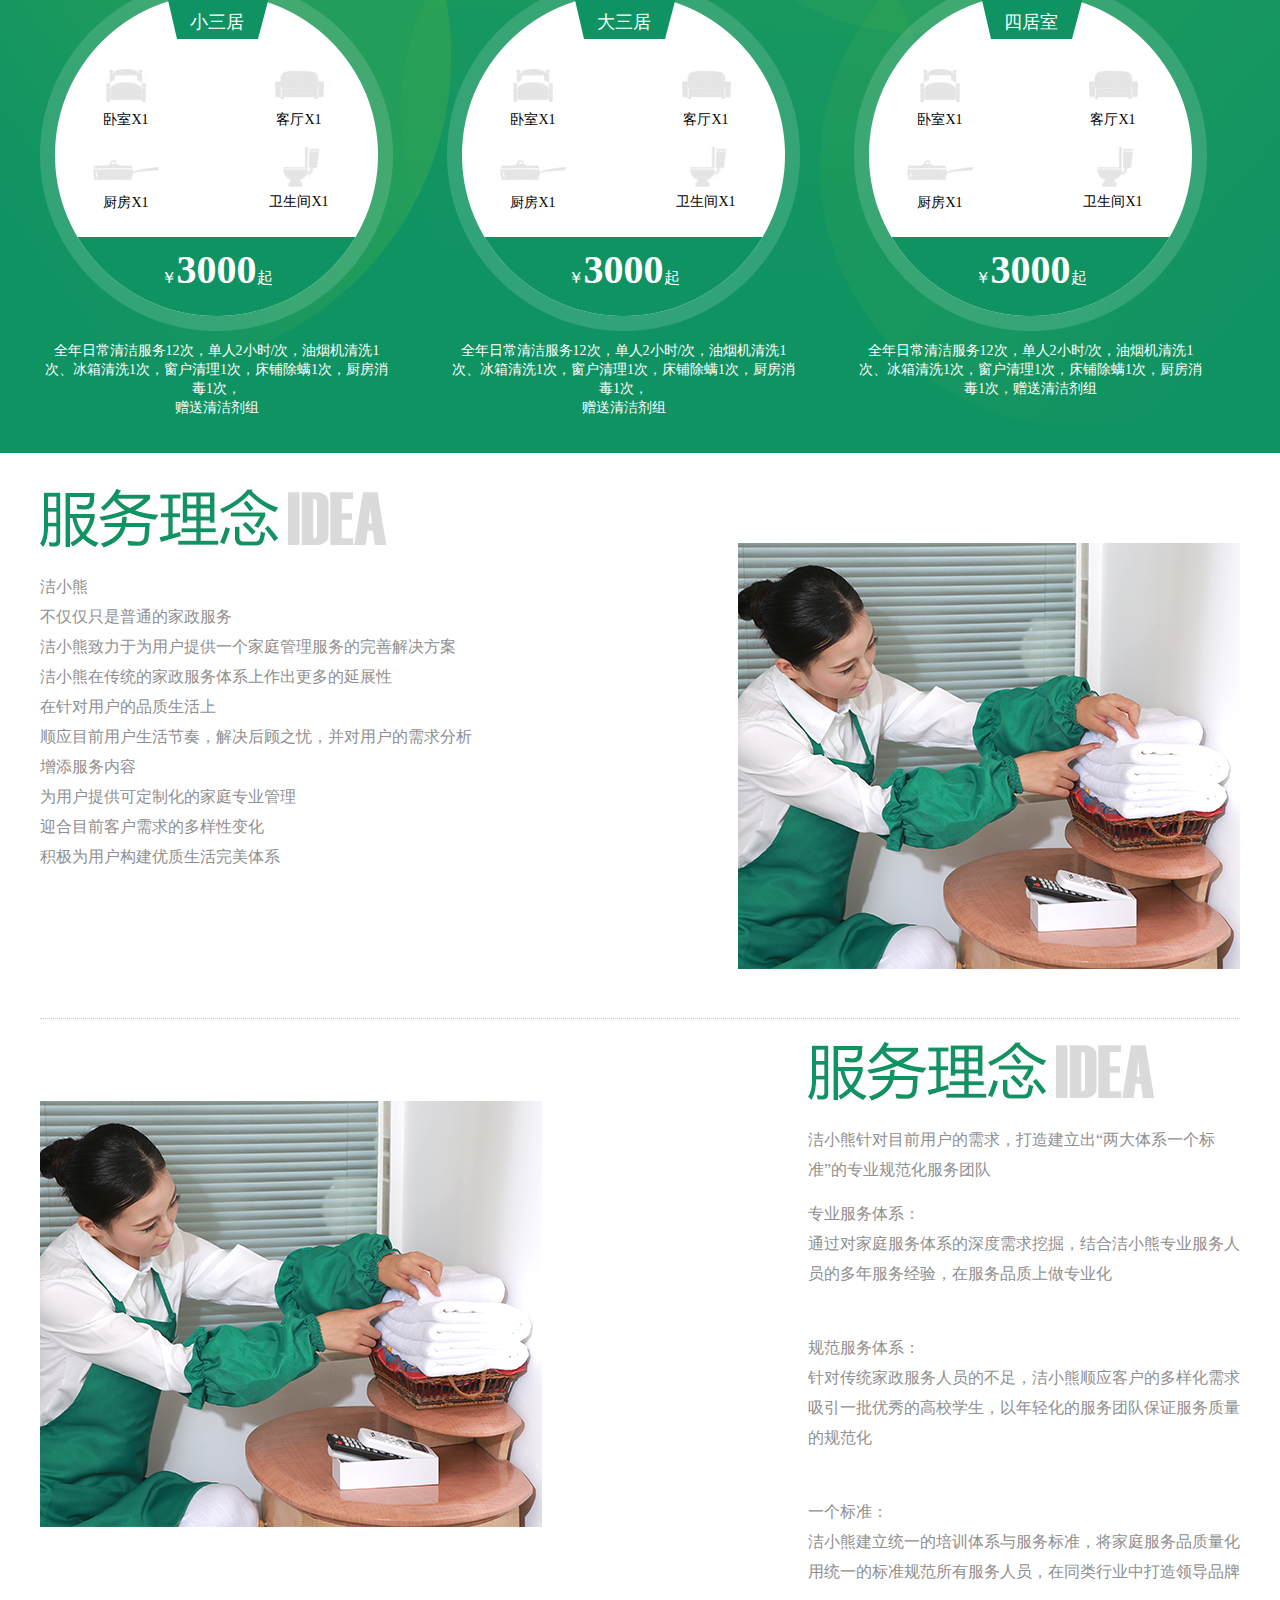
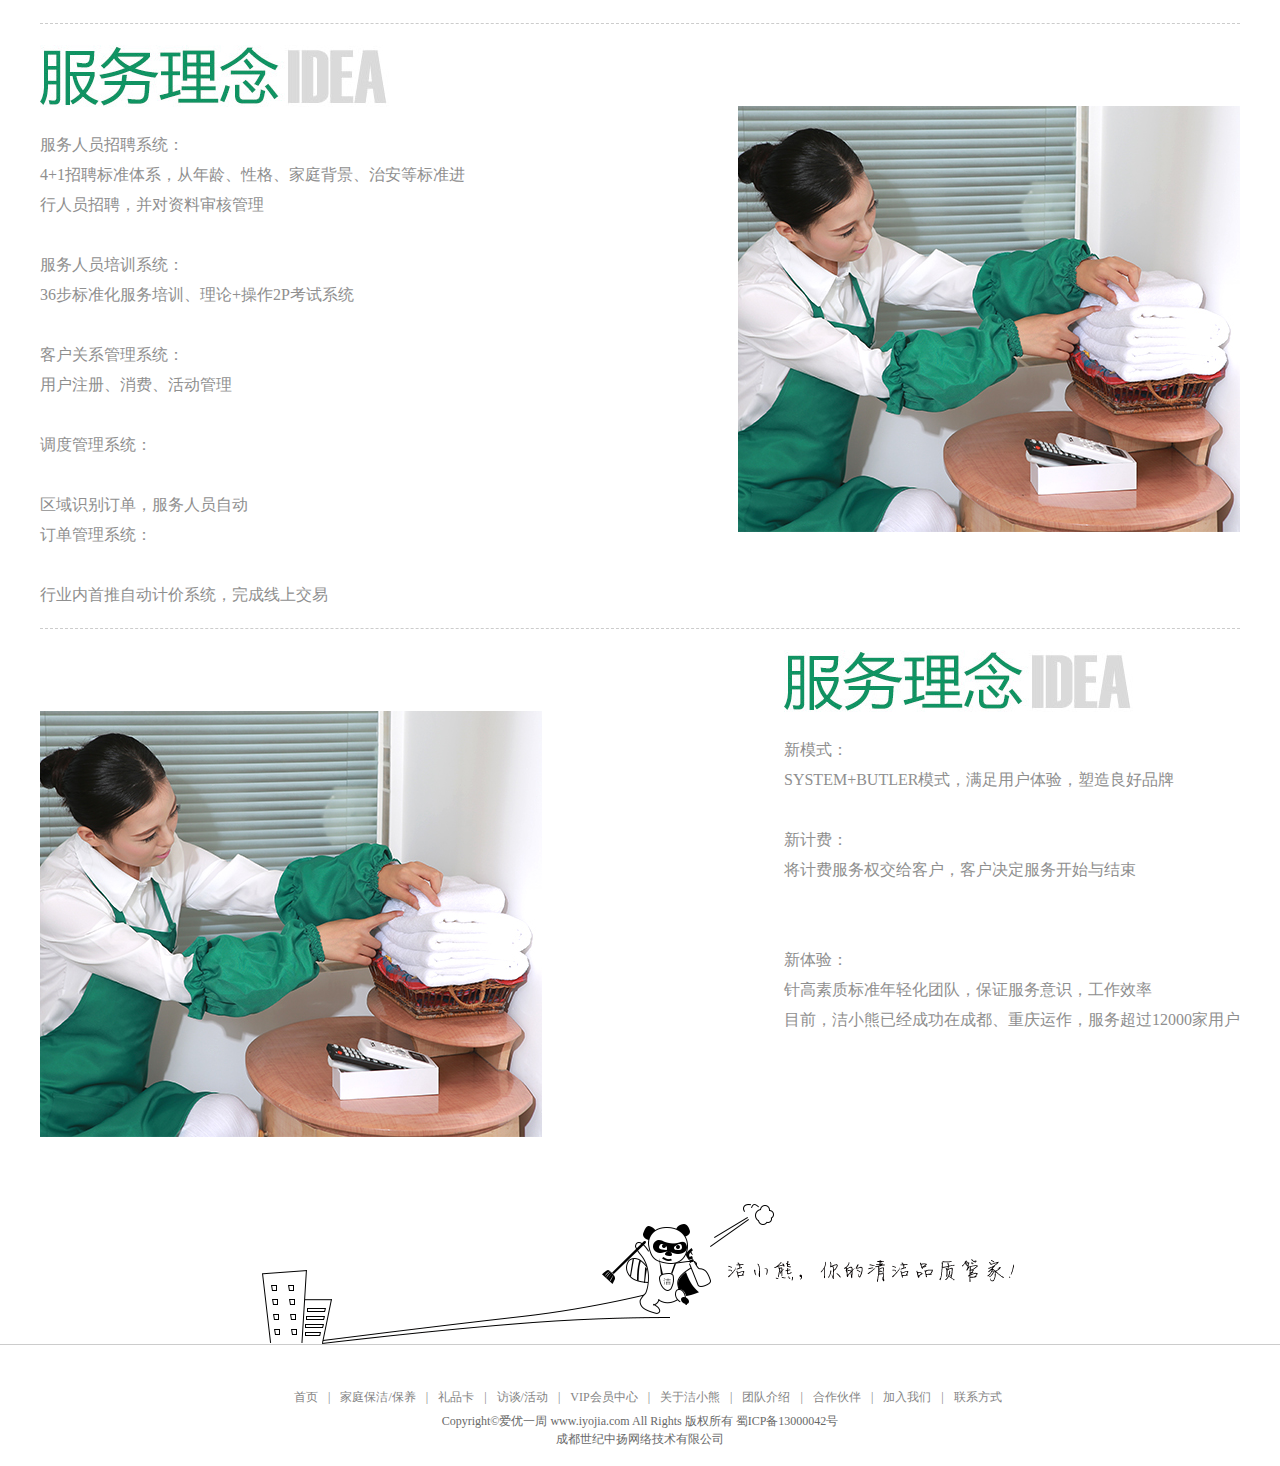
<file: VIP.html>
<!doctype html>
<html>
<head>
<meta charset="utf-8">
<title>VIP定制</title>
<link href="css/base.css" rel="stylesheet" type="text/css">
<link href="css/VIP.css" rel="stylesheet" type="text/css">
</head>

<body>
<div class="header">
    <div class="inner">
   	  <div class="logo"><img src="images/logo.png"></div>
        <div class="register"><p><a href="#">注册</a><span>|</span><a href="#"> 登录</a></p>
        </div>
        	<ul>
            	<li><a href="index.html">首页</a></li>
                <li><a href="homecleaning.html">家庭保洁/保养</a></li>
                <li><a href="interview.html">访谈/活动</a></li>
                <li class="baise"><a href="VIP.html">VIP定制包年</a></li>
                <li><a href="recruitment.html">大学生招募</a></li>
                <li><a href="about us.html">关于洁小熊</a></li>
            </ul>
     </div>
</div>
<div class="banner"></div>
<div class="main1">
    <div class="inner">
        <div class="one">
            <div class="one-top">
            		<p>一居室<span style="position:absolute;left:158px;top:5px;" class="room"></span></p>
                    <div class="itemone"><img src="images/items_07.jpg">
                    <span>卧室X1</span>
                    </div>
                    <div class="itemtwo"><img src="images/items_10.jpg">
                    <span>客厅X1</span>
                    </div>
                    <div class="itemthree"><img src="images/items_15.jpg">
                    <span>厨房X1</span>
                    </div>
                    <div class="itemfour"><img src="images/items_14.jpg">
                    <span>卫生间X1</span>
                    </div>
                    <h2>￥<span>1000</span>起</h2>
                 
            </div>
            <div class="one-inner"><h3>全年日常清洁服务12次，单人2小时/次，油烟机清洗1次、窗户清理1次，赠送清洁剂组</h3></div>
 		</div>
		<div class="one">
            <div class="one-top">
            		<p>小二居室<span style="background-position:0 -10px;  position:absolute;left:158px;top:5px;" class="room"></span></p>
                    <div class="itemone"><img src="images/items_07.jpg">
                    <span>卧室X1</span>
                    </div>
                    <div class="itemtwo"><img src="images/items_10.jpg">
                    <span>客厅X1</span>
                    </div>
                    <div class="itemthree"><img src="images/items_15.jpg">
                    <span>厨房X1</span>
                    </div>
                    <div class="itemfour"><img src="images/items_14.jpg">
                    <span>卫生间X1</span>
                    </div>
                    <h2>￥<span>2000</span>起</h2>
                 
            </div>
            <div class="one-inner"><h3>全年日常清洁服务12次，单人2小时/次，油烟机清洗1次、窗户清理1次，床铺除螨1次，厨房消毒1次，赠送清洁剂组</h3></div>
 		</div>
        <div class="one buyao">
            <div class="one-top">
            		<p>大二居室<span style="background-position:0 -10px;  position:absolute;left:158px;top:5px;" class="room"></span></p>
                    <div class="itemone"><img src="images/items_07.jpg">
                    <span>卧室X1</span>
                    </div>
                    <div class="itemtwo"><img src="images/items_10.jpg">
                    <span>客厅X1</span>
                    </div>
                    <div class="itemthree"><img src="images/items_15.jpg">
                    <span>厨房X1</span>
                    </div>
                    <div class="itemfour"><img src="images/items_14.jpg">
                    <span>卫生间X1</span>
                    </div>
                    <h2>￥<span>2000</span>起</h2>
                 
            </div>
            <div class="one-inner"><h3>全年日常清洁服务12次，单人2小时/次，油烟机清洗1次、窗户清理1次，床铺除螨1次，厨房消毒1次，赠送清洁剂组</h3></div>
 		</div>
		    <div class="one">
            <div class="one-top">
            		<p>小三居室<span style="background-position:0 -20px;  position:absolute;left:158px;top:5px;" class="room"></p>
                    <div class="itemone"><img src="images/items_07.jpg">
                    <span>卧室X1</span>
                    </div>
                    <div class="itemtwo"><img src="images/items_10.jpg">
                    <span>客厅X1</span>
                    </div>
                    <div class="itemthree"><img src="images/items_15.jpg">
                    <span>厨房X1</span>
                    </div>
                    <div class="itemfour"><img src="images/items_14.jpg">
                    <span>卫生间X1</span>
                    </div>
                    <h2>￥<span>3000</span>起</h2>
                 
            </div>
            <div class="one-inner"><h3>全年日常清洁服务12次，单人2小时/次，油烟机清洗1次、冰箱清洗1次，窗户清理1次，床铺除螨1次，厨房消毒1次，<br>赠送清洁剂组</h3></div>
 		</div>
		<div class="one">
           <div class="one-top">
            		<p>大三居室<span style="background-position:0 -20px;  position:absolute;left:158px;top:5px;" class="room"></p>
                    <div class="itemone"><img src="images/items_07.jpg">
                    <span>卧室X1</span>
                    </div>
                    <div class="itemtwo"><img src="images/items_10.jpg">
                    <span>客厅X1</span>
                    </div>
                    <div class="itemthree"><img src="images/items_15.jpg">
                    <span>厨房X1</span>
                    </div>
                    <div class="itemfour"><img src="images/items_14.jpg">
                    <span>卫生间X1</span>
                    </div>
                    <h2>￥<span>3000</span>起</h2>
                 
            </div>
            <div class="one-inner"><h3>全年日常清洁服务12次，单人2小时/次，油烟机清洗1次、冰箱清洗1次，窗户清理1次，床铺除螨1次，厨房消毒1次，<br>赠送清洁剂组</h3></div>
 		</div>
        <div class="one buyao">
         	<div class="one-top">
            		<p>四居室<span style="background-position:0 -30px;  position:absolute;left:158px;top:5px;" class="room"></p>
                    <div class="itemone"><img src="images/items_07.jpg">
                    <span>卧室X1</span>
                    </div>
                    <div class="itemtwo"><img src="images/items_10.jpg">
                    <span>客厅X1</span>
                    </div>
                    <div class="itemthree"><img src="images/items_15.jpg">
                    <span>厨房X1</span>
                    </div>
                    <div class="itemfour"><img src="images/items_14.jpg">
                    <span>卫生间X1</span>
                    </div>
                    <h2>￥<span>3000</span>起</h2>
                 
            </div>
            <div class="one-inner"><h3>全年日常清洁服务12次，单人2小时/次，油烟机清洗1次、冰箱清洗1次，窗户清理1次，床铺除螨1次，厨房消毒1次，赠送清洁剂组</h3></div>
 		</div>
            
    </div>
</div>
<div class="clearfix"></div>
<div class="main2">
   <div class="inner">
    	<div class="box1">
        	<dl>
            	<dt><img src="images/fwln.jpg"></dt>
                <dd><p>洁小熊</p>

    不仅仅只是普通的家政服务<br>

    洁小熊致力于为用户提供一个家庭管理服务的完善解决方案<br>

    洁小熊在传统的家政服务体系上作出更多的延展性<br>

    在针对用户的品质生活上<br>

    顺应目前用户生活节奏，解决后顾之忧，并对用户的需求分析<br>

    增添服务内容<br>

    为用户提供可定制化的家庭专业管理<br>

    迎合目前客户需求的多样性变化<br>

    积极为用户构建优质生活完美体系</dd>
            </dl>
            <span><img src="images/fwln_01.jpg"></span>
            
        </div>
        <div class="box2">
         <span><img src="images/fwln_01.jpg"></span>
        	<dl>
            	
            	<dt><img src="images/fwln.jpg"></dt>
                <dd><h2>洁小熊针对目前用户的需求，打造建立出“两大体系一个标<br>
准”的专业规范化服务团队</h2>

    <p>专业服务体系：<br>

    通过对家庭服务体系的深度需求挖掘，结合洁小熊专业服务人<br>

    员的多年服务经验，在服务品质上做专业化</p><br>


    <p>规范服务体系：<br>

    针对传统家政服务人员的不足，洁小熊顺应客户的多样化需求<br>
吸引一批优秀的高校学生，以年轻化的服务团队保证服务质量<br>
的规范化</p><br>

    <p>一个标准：<br>

    洁小熊建立统一的培训体系与服务标准，将家庭服务品质量化<br>
用统一的标准规范所有服务人员，在同类行业中打造领导品牌</p>
</dd>
            </dl>
            
        </div>
        <div class="box3">
        	<dl>
            	<dt><img src="images/fwln.jpg"></dt>
                <dd><p>服务人员招聘系统：<br>4+1招聘标准体系，从年龄、性格、家庭背景、治安等标准进<br>
行人员招聘，并对资料审核管理</p>
<br>

    <p>服务人员培训系统：<br>

    36步标准化服务培训、理论+操作2P考试系统</p>
<br>

    <p>客户关系管理系统：<br>用户注册、消费、活动管理</p><br>


    <p>调度管理系统：</p><br>

    区域识别订单，服务人员自动<br>

    <p>订单管理系统：</p>
    <br>
行业内首推自动计价系统，完成线上交易<br>

    
    </dd>
            </dl>
            <span><img src="images/fwln_01.jpg"></span>
        </div>
        <div class="box4">
        	<span><img src="images/fwln_01.jpg"></span>
        	<dl>
            	
            	<dt><img src="images/fwln.jpg"></dt>
                <dd><h2>新模式：<br>
SYSTEM+BUTLER模式，满足用户体验，塑造良好品牌<br>
</h2>

    <p>新计费：<br>

    将计费服务权交给客户，客户决定服务开始与结束
</p><br>


    <p>新体验：<br>

    针高素质标准年轻化团队，保证服务意识，工作效率<br>

    目前，洁小熊已经成功在成都、重庆运作，服务超过12000家用户
</p>

</dd>
            </dl>
        </div>
    </div>
   </div>
</div>
<div class="clearfix"></div>
<div class="footer">
    <div class="footer-top"></div>
    <div class="inner">
        <div class="footer-bot">
    	<ul>
            	<li><a href="#">首页<span>|</span></a></li>
                <li><a href="#">家庭保洁/保养<span>|</span></a></li>
                <li><a href="#">礼品卡<span>|</span></a></li>
                <li><a href="#">访谈/活动<span>|</span></a></li>
                <li><a href="#">VIP会员中心<span>|</span></a></li>
                <li><a href="#">关于洁小熊<span>|</span></a></li>
                <li><a href="#">团队介绍<span>|</span></a></li>
                <li><a href="#">合作伙伴<span>|</span></a></li>
                <li><a href="#">加入我们<span>|</span></a></li>
                <li><a href="#">联系方式</a></li>
            </ul>
            <p>Copyright&copy;爱优一周 www.iyojia.com All Rights 版权所有 蜀ICP备13000042号<br>      
成都世纪中扬网络技术有限公司</p>
      </div>
    </div>
</div>

    
    

</body>
</html>
</file>
<file: css/base.css>
@charset "utf-8";
/* CSS Document */
body,div,ul,li,p,a,input,img,h1,h2,h3,h4,h5,h6,dd,dt,dl{margin:0;padding:0;}
li{list-style:none;}
a{text-decoration:none;color:#323232;}
img{border:0;display:block;}
input{border:0;outline:none;}
body{font-size:14px;font-family:"Microsoft YaHei";}
.inner{width:1200px; margin:0 auto;}
i{font-style:normal;}
.clear{clear:both;}

.clearfix:after{
	content:'\200B';
	height:0;
	display:block;
	clear:both
	
	
	}
</file>
<file: css/about us.css>
@charset "utf-8";
/* CSS Document */

.header{height:130px;background:url(../images/header_bg.png) no-repeat center top;}
.header .logo{float:left;padding-top:13px;}
.header .register{float:right;}
.header .register a{color:#323232;}
.header .register a:hover{color:#109363;}
.header .register span{padding:0px 5px;height:56px;line-height:56px;}
.header ul{padding:76px 0px 16px;}
.header ul li{float:left;line-height:37px;margin-right:5px;text-align:center;font-size:18px;width:144px;}
.header ul li a:hover{color:#109363;}
.header ul .baise a:hover{color:#fff;}
.header ul .baise a{color:#fff;}
.header ul li:nth-child(6){background-color:#109363;}

.aboutus{margin-bottom:20px;padding-top:247px;}
.aboutus .list{float:left;width:142px;border:1px solid #3cc57f;margin-right:82px;text-align:center;}
.aboutus .list .listul{background:#3cc57f;height:250px;}
.aboutus .list .listul li{height:48px;line-height:48px;border-bottom:2px #fff solid;}
.aboutus .list .listul li a{color:#fff;font-size:20px;}
.aboutus .list .listul li:nth-child(1){background:#fff;}
.aboutus .list .listul li:nth-child(1) a{color:#0e5d40;}

.aboutus .content{float:left;width:42%;color:#5f5f5f;}
.aboutus .content h2{font-weight:normal;font-size:26px;color:#139266;line-height:67px;height:67px;position:relative;padding-left:25px;}
.aboutus .content h2:before{content:'';width:9px;height:40px;background-color:#139266;position:absolute;left:0;top:12px;}
.aboutus .content p{line-height:27px;font-size:16px;padding-left: 23px;}
.aboutus .bg{float:right;width:38%;height:432px;background:url(../images/iyojiavi.jpg) no-repeat 105px 78px;}

.history span{padding-left:226px;display:block;}

.production{height:898px;}
.production-inner{width:974px;margin:0 auto;padding-left:226px;text-align:center;padding-bottom:71px;}
.production .font{text-align:center;}
.production .pro{padding-top:48px;color:#139266;font-weight:normal;font-size:26px;}
.production p{line-height:49px;color:#5f5f5f;font-size:15px;}
.production .productul li{float:left;margin-bottom:49px;}
.production .productul li a{line-height:40px;height:40px;padding:0 27px;background:#0ca5b3;display:block;float:left;color:#fff;font-size:16px;}
.production .productul li i{float:left;font-family:consolas;margin:13px 13px 0 6px;}
.system .systemul{padding-left:169px;}
.system .systemul li{width:304px;border:2px dashed #31eea9;text-align:center;margin:0 18px 18px 0;float:left;}
.system .systemul li h3{height:33px;line-height:33px;padding-top:24px;color:#5f5f5f;font-size:24px;font-weight:normal;}
.system .systemul li p{line-height:45px;height:45px;color:#5f5f5f;font-size:18px;}
.fivesystem{text-align:left;padding-left:169px;padding-top:0;width:66%;}
.fivesystem h2{text-align:center;line-height:62px;height:62px;color:#139266;font-size:24px;font-weight:normal;}
.fivesystem p{line-height:26px;font-size:16px;}
.fivesystem span{padding-left:150px;}

.team{padding-top:10px;background:#e8e8e8;}
.team .team-inner{width:974px;margin:0 auto;margin-left:226px;}
.team-inner h2{line-height:67px;height:67px;position:relative;padding-left:25px;font-weight:normal;font-size:26px;color:#139266;}
.team-inner h2:before{content:'';width:9px;height:40px;background-color:#139266;position:absolute;left:0;top:12px;}
.team-inner p{line-height:26px;height:26px;color:#5f5f5f;}

.pals-inner{width:974px;margin:0 auto;margin-left:226px;}
.pals-inner h2{line-height:67px;height:67px;position:relative;padding-left:25px;font-weight:normal;font-size:26px;color:#139266;}
.pals-inner h2:before{content:'';width:9px;height:40px;background-color:#139266;position:absolute;left:0;top:12px;}
.pals-inner p{line-height:27px;font-size:16px;color:#5f5f5f;}
.pals-inner span{height:207px;display:block;border-top:1px solid #dcdcdc;border-bottom:1px solid #dcdcdc;margin-top:31px;}

.contact-inner{width:974px;margin:0 auto;margin-left:226px;}
.contact-inner .left{float:left;}
.contact-inner i{font-size:16px;padding-top:8px;}
.contact-inner .left h2{line-height:67px;height:67px;position:relative;padding-left:25px;font-weight:normal;font-size:26px;color:#139266;}
.contact-inner .left h2:before{content:'';width:9px;height:40px;background-color:#139266;position:absolute;left:0;top:12px;}
.contact-inner .left dt{padding-left:30px;float:left;}
.contact-inner .left dd{padding-left:32px;float:left;}
.contact-inner .left dd .time{line-height:26px;color:#000;}
.contact-inner .left dd .tel{line-height:31px;font-size:24px;color:#000;}
.contact-inner .left dd .address{line-height:64px;font-size:16px;color:#000;}
.contact-inner .right{float:right;width:454px;}
.contact-inner .right span{float:left;}
.contact-inner .right .wechat{float:left;background:url(../images/chat.jpg) no-repeat;height:85px;margin-left:22px;}
.contact-inner .right .wechat p{padding-top:40px;}
.contact-inner .right .wechat p span{color:#c30000;}
.contact-inner .right .wc{padding-top:67px;}
.contact-inner .right .black{color:#000;font-size:16px;letter-spacing:4px;}

.footer{height:122px;border-top:1px solid #ccc;}
.footer .inner{text-align:center;}
.footer .inner ul{height:29px;padding-left:254px;padding-top:38px;}
.footer .inner li{float:left;font-size:12px;}
.footer .inner li a{line-height:29px;color:#848484;}
.footer .inner li a:hover{color:#109363;}
.footer .inner li span{padding:0px 10px;}
.footer .inner p{line-height:18px;color:#686868;font-size:12px;}
</file>
<file: css/homecleaning.css>
@charset "utf-8";
/* CSS Document */

.header{height:130px;background:url(../images/header_bg.png) no-repeat center top;}
.header .logo{float:left;padding-top:13px;}
.header .register{float:right;}
.header .register a{color:#323232;}
.header .register a:hover{color:#109363;}
.header .register span{padding:0px 5px;height:56px;line-height:56px;}
.header ul{padding:76px 0px 16px;}
.header ul li{float:left;line-height:37px;margin-right:5px;text-align:center;font-size:18px;width:144px;}
.header ul li a:hover{color:#109363;}
.header ul .baise a:hover{color:#fff;}
.header ul .baise a{color:#fff;}
.header ul li:nth-child(2){background-color:#109363;}

.banner{height:203px;background:#109363;text-align:center;}

.main .top{height:47px;padding-top:36px;}
.main .top h2{float:left;margin-right:16px;color:#323232;font:normal 26px/27px "Microsoft YaHei";}
.main .top p{float:left;height:27px;width:84px;background:#5d5d5d;line-height:27px;display:block;padding-left:9px;position:relative;color:#fff;}
.main .top p span{position:absolute;right:9px;top:9px;}

.main ul{padding-bottom:30px;}
.main ul li{width:294px;float:left;position:relative;display:block;padding-right:8px;margin-bottom:30px;}
.main ul li .one{width:276px;height:127px;display:block;border:1px solid #ccc;padding-top:7px;padding-left:16px;}
.main ul li h3{font-size:20px;line-height:34px;height:34px;font-weight:normal;}
.main ul li p{line-height:16px;height:32px;font-size:12px;width:260px;display:block;}
.main ul li h4{line-height:62px;height:62px;font-size:20px;font-weight:normal;color:#ff4181;}
.main ul li h4 span{font-weight:bold;font-size:26px;color:#ff4181;}

.main .bot{height:457px;}
.main .bot1{height:277px;background:url(../images/botbg_07.jpg) no-repeat center;}
.main .bot2{height:180px;background:url(../images/botbg_09.jpg) no-repeat center;}

.footer{height:122px;border-top:1px solid #ccc;}
.footer .inner{text-align:center;}
.footer .inner ul{height:29px;padding-left:254px;padding-top:38px;}
.footer .inner li{float:left;font-size:12px;}
.footer .inner li a{line-height:29px;color:#848484;}
.footer .inner li a:hover{color:#109363;}
.footer .inner li span{padding:0px 10px;}
.footer .inner p{line-height:18px;color:#686868;font-size:12px;}

.main ul li.meiyoumargin{padding-right:0px;}
</file>
<file: css/interviewactives.css>
@charset "utf-8";
/* CSS Document */

.header{height:130px;background:url(../images/header_bg.png) no-repeat center top;}
.header .logo{float:left;padding-top:13px;}
.header .register{float:right;}
.header .register a{color:#323232;}
.header .register a:hover{color:#109363;}
.header .register span{padding:0px 5px;height:56px;line-height:56px;}
.header ul{padding:76px 0px 16px;}
.header ul li{float:left;line-height:37px;margin-right:5px;text-align:center;font-size:18px;width:144px;}
.header ul li a:hover{color:#109363;}
.header ul .baise a:hover{color:#fff;}
.header ul .baise a{color:#fff;}
.header ul li:nth-child(3){background-color:#109363;}

.banner{height:182px;background:url(../images/view_bg.png) no-repeat center;}

.main .top{height:467px;text-align:center;}
.main h1{color:#646464;font-size:26px;font-weight:normal;padding-top:207px;}
.main .bot{text-align:center;padding-bottom: 120px;}
.main .bot h2{line-height:138px;font:400 50px/138px "Microsoft YaHei";color:#3b3e49;}

.footer{height:272px;}
.footer .inner{text-align:center;}
.footer-top{height:150px;background:url(../images/footer_bg.png) no-repeat center top;border-bottom:1px solid #ccc;}
.footer-bot{height:122;}
.footer .inner ul{height:29px;padding-left:254px;padding-top:38px;}
.footer .inner li{float:left;font-size:12px;}
.footer .inner li a{line-height:29px;color:#848484;}
.footer .inner li a:hover{color:#109363;}
.footer .inner li span{padding:0px 10px;}
.footer .inner p{line-height:18px;color:#686868;font-size:12px;}
</file>
<file: css/recruitment.css>
@charset "utf-8";
/* CSS Document */

.header{height:130px;background:url(../images/header_bg.png) no-repeat center top;}
.header .logo{float:left;padding-top:13px;}
.header .register{float:right;}
.header .register a{color:#323232;}
.header .register a:hover{color:#109363;}
.header .register span{padding:0px 5px;height:56px;line-height:56px;}
.header ul{padding:76px 0px 16px;}
.header ul li{float:left;line-height:37px;margin-right:5px;text-align:center;font-size:18px;width:144px;}
.header ul li a:hover{color:#109363;}
.header ul .baise a:hover{color:#fff;}
.header ul .baise a{color:#fff;}
.header ul li:nth-child(5){background-color:#109363;}

.banner{height:696px;background:url(../images/studentvi.jpg) no-repeat center;background-size:cover;}
.banner form{width:446px;height:640px;background:#0cb363;float:right;text-align:center;}
.banner form p{line-height:86px;height:89px;color:#fff;font-size:28px;}
.banner input{display:block;width:351px;padding-left:15px;height:48px;font-size:16px;border:1px solid #1b7449;margin-left:35px;margin-bottom:12px;}
.banner .time{text-align:center;}
.banner .submit{color:#0d7d47;letter-spacing:7px;font-size:16px;font-weight:400;width:368px;margin-top: 73px;border:0;}

.main{background:url(../images/studentshow.jpg) no-repeat center;height:1785px;margin-bottom:20px;}

.footer{height:272px;}
.footer .inner{text-align:center;}
.footer-top{height:150px;background:url(../images/footer_bg.png) no-repeat center top;border-bottom:1px solid #ccc;}
.footer-bot{height:122;}
.footer .inner ul{height:29px;padding-left:254px;padding-top:38px;}
.footer .inner li{float:left;font-size:12px;}
.footer .inner li a{line-height:29px;color:#848484;}
.footer .inner li a:hover{color:#109363;}
.footer .inner li span{padding:0px 10px;}
.footer .inner p{line-height:18px;color:#686868;font-size:12px;}
</file>
<file: css/VIP.css>
@charset "utf-8";
/* CSS Document */

.header{height:130px;background:url(../images/header_bg.png) no-repeat center top;}
.header .logo{float:left;padding-top:13px;}
.header .register{float:right;}
.header .register a{color:#323232;}
.header .register a:hover{color:#109363;}
.header .register span{padding:0px 5px;height:56px;line-height:56px;}
.header ul{padding:76px 0px 16px;}
.header ul li{float:left;line-height:37px;margin-right:5px;text-align:center;font-size:18px;width:144px;}
.header ul li a:hover{color:#109363;}
.header ul .baise a:hover{color:#fff;}
.header ul .baise a{color:#fff;}
.header ul li:nth-child(4){background-color:#109363;}

.banner{height:876px;background:url(../images/vipyear.jpg) no-repeat center; background-size:cover;}

.main1{height:1047px;background:url(../images/viplist_bg.png) no-repeat center;}
.main1 .inner{padding-top:96px;}
.main1 .inner .one{float:left;width:353px;height:419px;float:left;margin-right:54px;padding-bottom:58px;}
.main1 .inner .one .one-top{width:353px;height:352px;background:url(../images/vipitem_bg.png) no-repeat;text-align:center;position:relative;}
.main1 .inner p{width:60px;height:34px;line-height:34px;padding-top:26px;padding-left:147px;display:block;color:#fff;position:relative;font-size:18px;}
.main1 .inner p .room{background:url(../images/vip_area.png) no-repeat;display:block;width:41px;height:10px;}
.main1 .inner h2{display:inline-block;line-height:50px;height:50px;padding-top:206px;font-size:16px;font-weight:normal;color:#fff;}
.main1 .inner h2 span{font-size:40px;font-weight:bold;}
.main1 .inner .itemone{width:66px;position:absolute;left:53px;top:90px;}
.main1 .inner .itemone span{line-height:36px;height:36px;}
.main1 .inner .itemtwo{width:66px;position:absolute;right:61px;top:90px;}
.main1 .inner .itemtwo span{line-height:36px;height:36px;}
.main1 .inner .itemthree{width:66px;position:absolute;left:53px;top:180px;}
.main1 .inner .itemthree span{line-height:43px;height:43px;}
.main1 .inner .itemfour{width:66px;position:absolute;right:61px;top:167px;}
.main1 .inner .itemfour span{line-height:30px;height:30px;}
.main1 .inner .one .one-inner{width:353px;height:57px;text-align:center;padding-top:10px;}
.main1 .inner .one .one-inner h3{line-height:19px;font-size:14px;font-weight:normal;color:#fff;}
.main1 .inner .buyao{margin-right:32px;}
.main1 .inner .one:nth-child(4){padding-bottom:55px;}
.main1 .inner .one:nth-child(5){padding-bottom:55px;}
.main1 .inner .one:nth-child(6){padding-bottom:55px;}

.main2 .box1{height:565px;border-bottom:1px #ccc dotted;}
.main2 .box1 dl{display:block;padding-top:34px;float:left;}
.main2 .box1 dd{color:#8f8f8f;line-height:30px;font-size:16px;padding-top:23px;}
.main2 .box1 dd p{line-height:30px;font-size:16px;}
.main2 .box1 span{float:right;padding-top:90px;}
.main2 span img{width:100%;}

.main2 .box2{height:604px;border-bottom:1px #ccc dashed;}
.main2 .box2 span{float:left;padding-top:82px;}
.main2 .box2 dl{float:right;padding-top:21px;}
.main2 .box2 dd{color:#8f8f8f;line-height:30px;font-size:16px;padding-top:23px;}
.main2 .box2 dl dd p{line-height:30px;font-size:16px;padding-top:14px;}
.main2 .box2 dl dd h2{font-size:16px;line-height:30px;font-weight:normal;}

.main2 .box3{height:604px;border-bottom:1px #ccc dashed;}
.main2 .box3 dl{display:block;float:left;padding-top:21px;}
.main2 .box3 dd{color:#8f8f8f;line-height:30px;font-size:16px;padding-top:23px;}
.main2 .box3 dd p{line-height:30px;font-size:16px;}
.main2 .box3 span{float:right;padding-top:82px;}
.main2 span img{width:100%;}

.main2 .box4{height:565px;}
.main2 .box4 span{float:left;padding-top:82px;}
.main2 .box4 dl{float:right;padding-top:21px;}
.main2 .box4 dd{color:#8f8f8f;line-height:30px;font-size:16px;padding-top:23px;}
.main2 .box4 dl dd p{line-height:30px;font-size:16px;padding-top:30px;}
.main2 .box4 dl dd h2{font-size:16px;line-height:30px;font-weight:normal;}

.top{height:180px;background:url(../images/botbg_09.jpg) no-repeat center;}

.footer{height:272px;}
.footer .inner{text-align:center;}
.footer-top{height:150px;background:url(../images/footer_bg.png) no-repeat center top;border-bottom:1px solid #ccc;}
.footer-bot{height:122;}
.footer .inner ul{height:29px;padding-left:254px;padding-top:38px;}
.footer .inner li{float:left;font-size:12px;}
.footer .inner li a{line-height:29px;color:#848484;}
.footer .inner li a:hover{color:#109363;}
.footer .inner li span{padding:0px 10px;}
.footer .inner p{line-height:18px;color:#686868;font-size:12px;}
</file>
